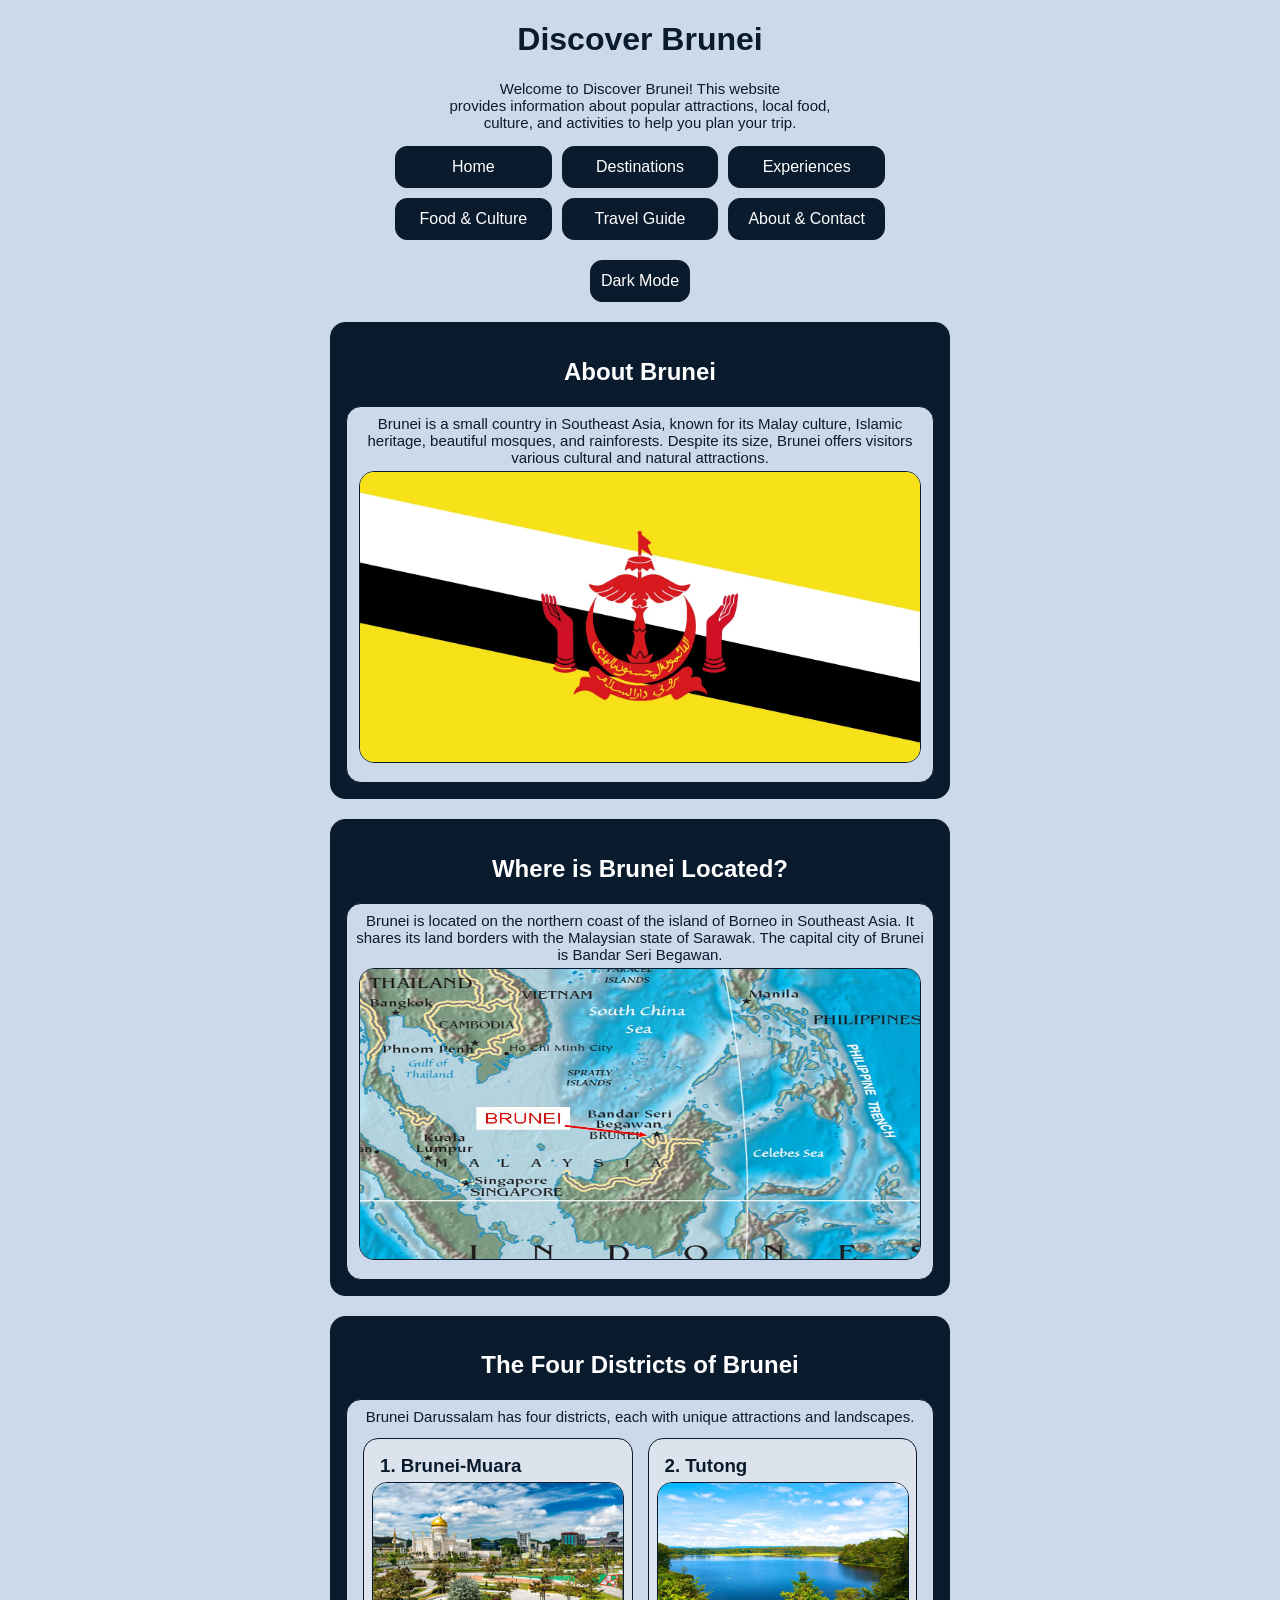
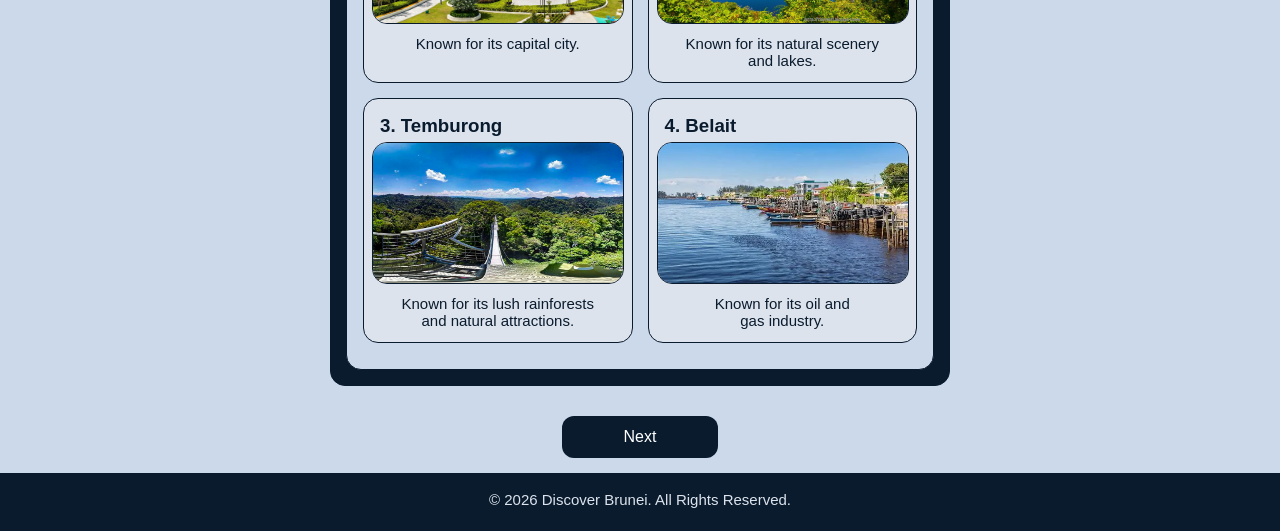
<file: index.html>
<!DOCTYPE html>
<html lang="en">
<head>
    <meta charset="UTF-8">
    <meta name="viewport" content="width=device-width, initial-scale=1.0">
    <link rel="stylesheet" href="style.css">
    <title>Discover Brunei</title>
</head>
<body>
    <header class="site-header">
        <h1>Discover Brunei</h1>
        <p>Welcome to Discover Brunei! This website<br>
            provides information about popular attractions, local food,<br>
            culture, and activities to help you plan your trip.</p>
    </header>
    <nav class="navbar">
        <div class="navlinks">
        <a href="index.html">Home</a>
        <a href="destinations.html">Destinations</a>
        <a href="experiences.html">Experiences</a>
        <a href="food&culture.html">Food & Culture</a>
        <a href="travelguide.html">Travel Guide</a>
        <a href="about&contact.html">About & Contact</a>
        </div>
    </nav>

    <main>
        <section id="aboutbrunei">
            <h2>About Brunei</h2>
            <div class="sens">
                <p>Brunei is a small country in Southeast Asia, known for 
                    its Malay culture, Islamic heritage, beautiful mosques, 
                    and rainforests. Despite its size, Brunei offers visitors 
                    various cultural and natural attractions.</p>
                <img src="Brunei%20Flag.webp" alt="Brunei Flag" class="big">
            </div>
        </section>

        <section id="located">
            <h2>Where is Brunei Located?</h2>
            <div class="sens">
                <p>Brunei is located on the northern coast of the island of Borneo
                in Southeast Asia. It shares its land borders with the Malaysian state
                of Sarawak. The capital city of Brunei is Bandar Seri Begawan.</p>
                <img src="Brunei%20Location.jpg" alt="Brunei Location" class="big">
            </div>
        </section>

        <section id="districts">
            <h2>The Four Districts of Brunei</h2>
            <div class="sens">
                <p>Brunei Darussalam has four districts, each with unique attractions and landscapes.</p>

                <div class="district-container">
                    <div class="district-box">
                        <h3>1. Brunei-Muara</h3>
                        <img src="BSB.webp" alt="Brunei-Muara" class="small">
                        <p>Known for its capital city.</p>
                    </div>

                    <div class="district-box">
                         <h3>2. Tutong</h3>
                        <img src="Tutong.jpg" alt="Tutong" class="small">
                        <p>Known for its natural scenery<br>and lakes.</p>
                    </div>

                    <div class="district-box">
                        <h3>3. Temburong</h3>
                        <img src="Temburong.jpg" alt="Temburong" class="small">
                        <p>Known for its lush rainforests<br>and natural attractions.</p>
                    </div>

                    <div class="district-box">
                        <h3>4. Belait</h3>
                        <img src="KB.webp" alt="Belait" class="small">
                        <p>Known for its oil and<br>gas industry.</p>
                    </div>
                </div>
            </div>
        </section>
        
        <a href="destinations.html" class="next-btn">Next</a>
    </main>

    <footer>
        <p>&copy; 2026 Discover Brunei. All Rights Reserved.</p>
    </footer>

    <script src="script.js"></script>
</body>
</html>
</file>
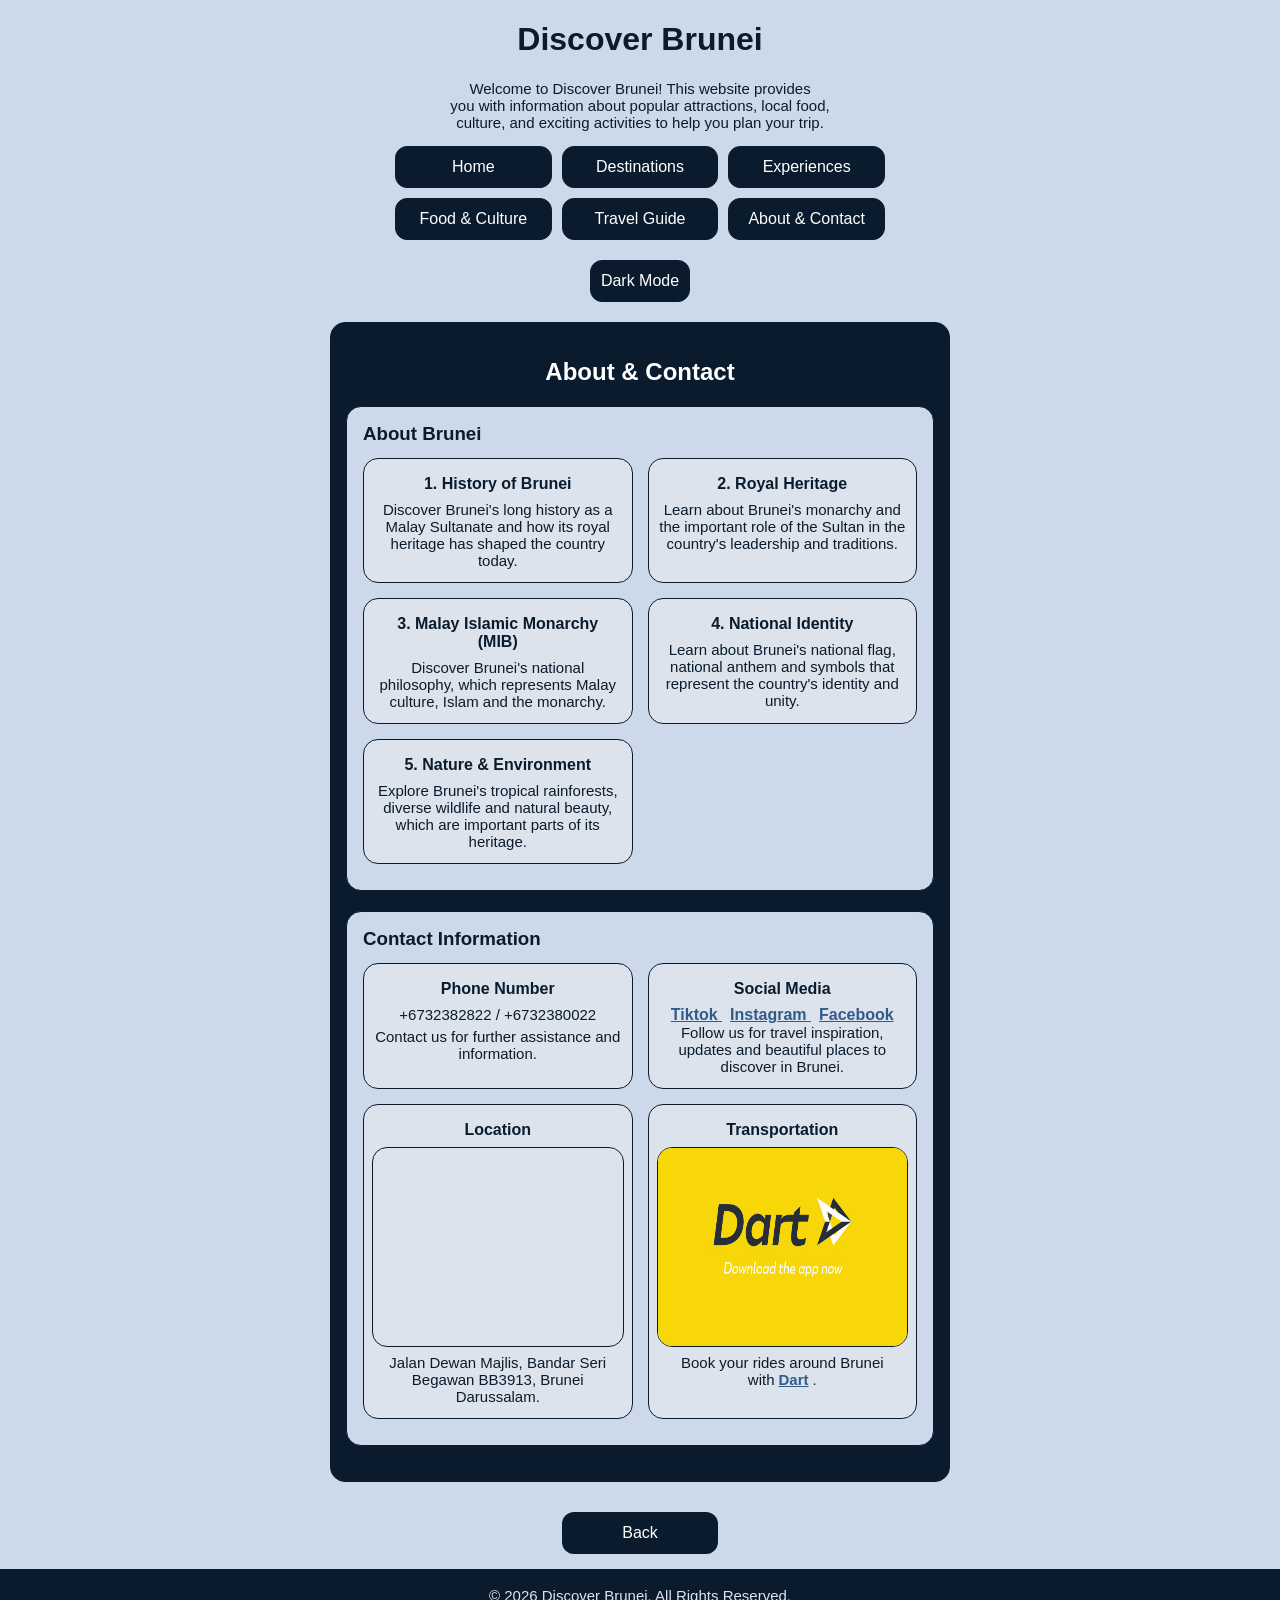
<file: about&contact.html>
<!DOCTYPE html>
<html lang="en">
<head>
    <meta charset="UTF-8">
    <meta name="viewport" content="width=device-width, initial-scale=1.0">
    <link rel="stylesheet" href="style.css">
    <title>Discover Brunei</title>
</head>
<body>
    <header class="site-header">
        <h1>Discover Brunei</h1>
        <p>Welcome to Discover Brunei! This website provides<br>you with information about popular
        attractions, local food,<br>culture, and exciting activities to help you plan your trip.</p>
    </header>
    <nav class="navbar">
        <div class="navlinks">
        <a href="index.html">Home</a>
        <a href="destinations.html">Destinations</a>
        <a href="experiences.html">Experiences</a>
        <a href="food&culture.html">Food & Culture</a>
        <a href="travelguide.html">Travel Guide</a>
        <a href="about&contact.html">About & Contact</a>
        </div>
    </nav>
    <main>
        <section id="ac">
            <h2>About & Contact</h2>
            <div class="cover">
                <h3>About Brunei</h3>
                <div class="ac-container">
                    <div class="ac-box">
                        <h4>1. History of Brunei</h4>
                        <p>Discover Brunei's long history as a Malay Sultanate and
                            how its royal heritage has shaped the country today.</p>
                    </div>

                    <div class="ac-box">
                        <h4>2. Royal Heritage</h4>
                        <p>Learn about Brunei's monarchy and the important role of 
                            the Sultan in the country's leadership and traditions.</p>
                    </div>

                    <div class="ac-box">
                        <h4>3. Malay Islamic Monarchy (MIB)</h4>
                        <p>Discover Brunei's national philosophy, which represents Malay
                            culture, Islam and the monarchy.</p>
                    </div>

                    <div class="ac-box">
                        <h4>4. National Identity</h4>
                        <p>Learn about Brunei's national flag, national anthem and 
                            symbols that represent the country's identity and unity.</p>
                    </div>

                    <div class="ac-box">
                        <h4>5. Nature & Environment</h4>
                        <p>Explore Brunei's tropical rainforests, diverse wildlife and 
                            natural beauty, which are important parts of its heritage.</p>
                    </div>
                </div>
            </div>

            <div class="cover">
            <h3>Contact Information</h3>
                <div class="ac-container">
                    <div class="ac-box">
                        <h4>Phone Number</h4>
                        <p>+6732382822 / +6732380022</p>
                        <p>Contact us for further assistance and information.</p>
                    </div>

                    <div class="ac-box">
                        <h4>Social Media</h4>
                        <a href="https://www.tiktok.com/@bruneitourism?is_from_webapp=1&sender_device=pc">
                            Tiktok
                        </a>
                        <a href="https://www.instagram.com/info.bruneitourism?utm_source=ig_web_button_share_sheet&psln=ZDNlZDc0MzIxNw==" target="_blank">
                            Instagram
                        </a>
                        <a href="https://www.facebook.com/BruneiTourismOfficial/">
                            Facebook
                        </a>
                        <p>Follow us for travel inspiration, updates and beautiful places to discover in Brunei.</p>
                    </div>

                    <div class="ac-box">
                        <h4>Location</h4>
                        <iframe src="https://www.google.com/maps/embed?pb=!1m18!1m12!1m3!1d3975.1223662622187!2d114.94158282398391!3d4.91918730000001!2m3!1f0!2f0!3f0!3m2!1i1024!2i768!4f13.1!3m3!1m2!1s0x3222f51ebf1fda1f%3A0x340a37b8029f929d!2sMinistry%20of%20Primary%20Resources%20%26%20Tourism!5e0!3m2!1sen!2sbn!4v1793869012084!5m2!1sen!2sbn" 
                        allowfullscreen="" loading="lazy" referrerpolicy="strict-origin-when-cross-origin"></iframe>
                        <p>Jalan Dewan Majlis, Bandar Seri Begawan BB3913, Brunei Darussalam.</p>
                    </div>

                    <div class="ac-box">
                        <h4>Transportation</h4>
                        <img src="dart.jpg" alt="Dart" class="dartbrunei">
                        <p>Book your rides around Brunei with<a href="https://www.dartbrunei.com/">Dart</a>.</p>
                    </div>
                </div>
            </div>   
        </section>
    </main>

    <a href="travelguide.html" class="back-btn">Back</a>

                
    <footer>
        <p>&copy; 2026 Discover Brunei. All Rights Reserved.</p>
    </footer>

    <script src="script.js"></script>
</body>
</html>
</file>
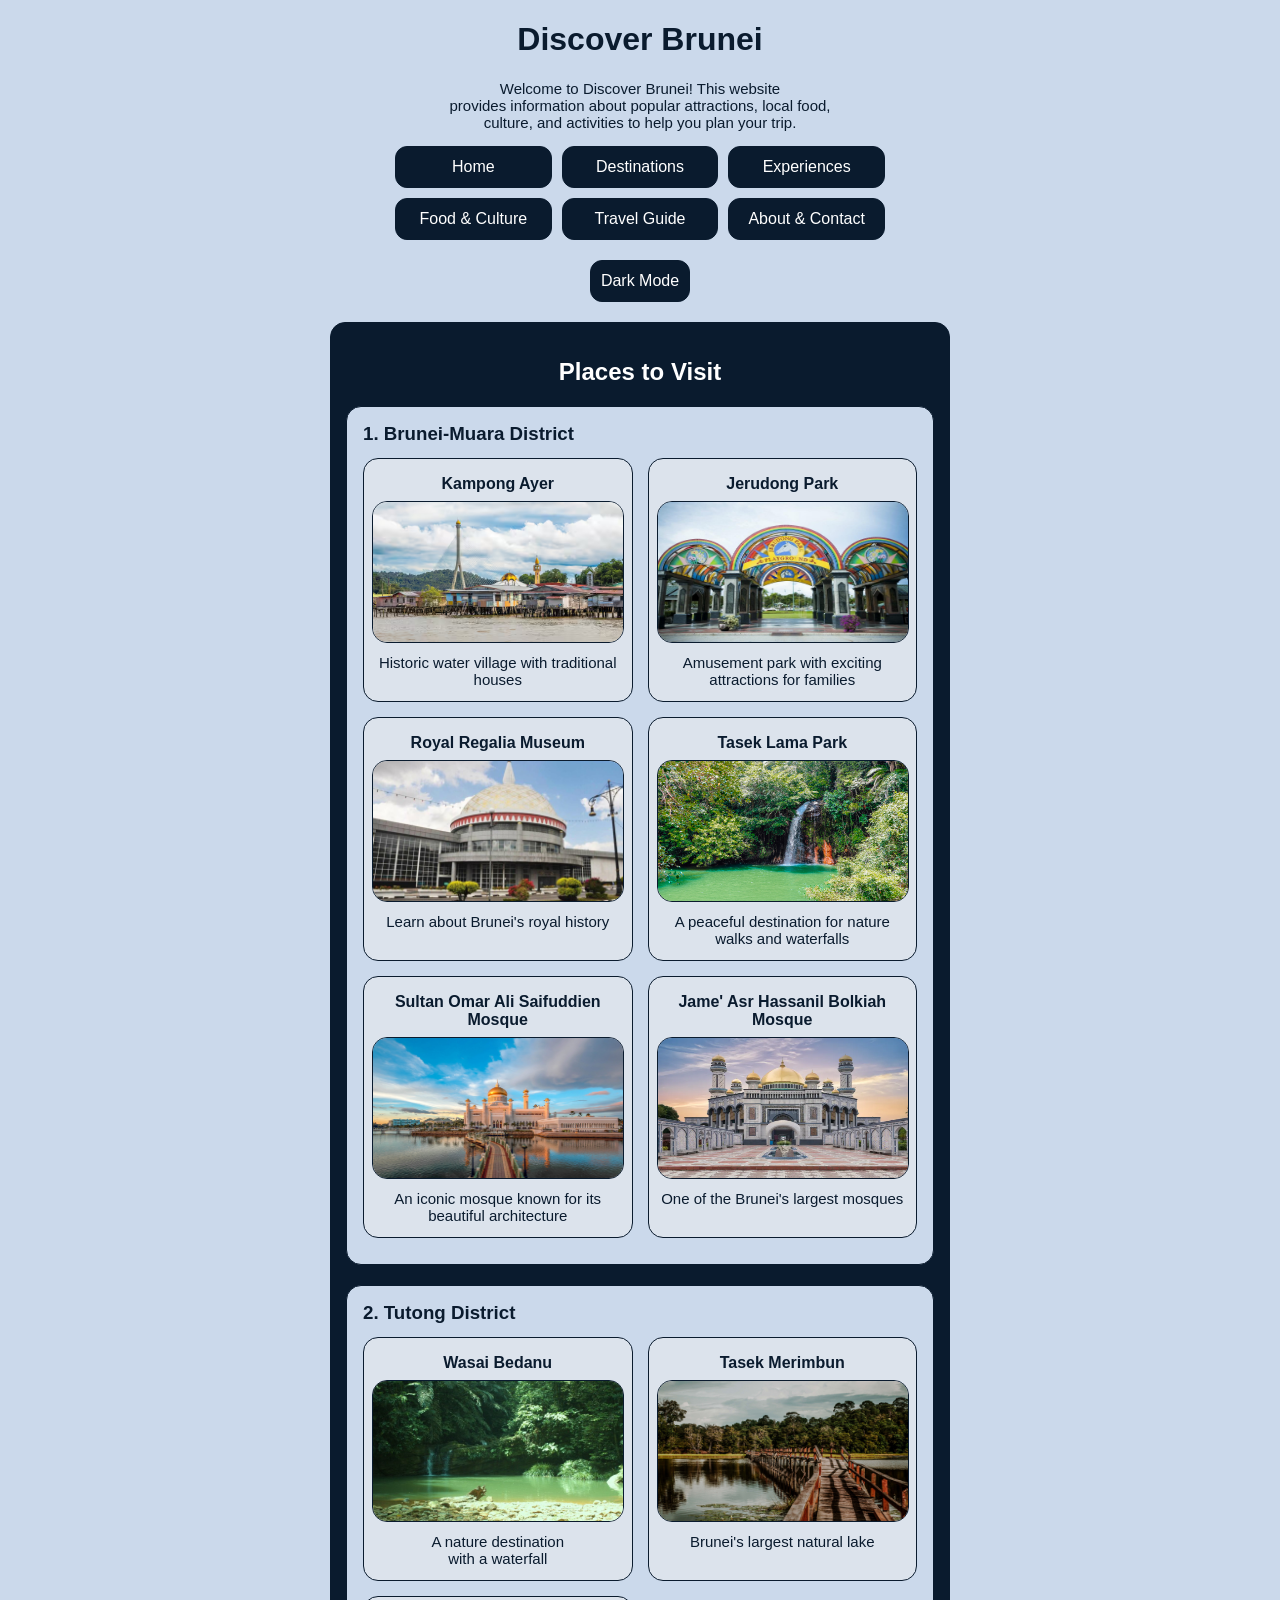
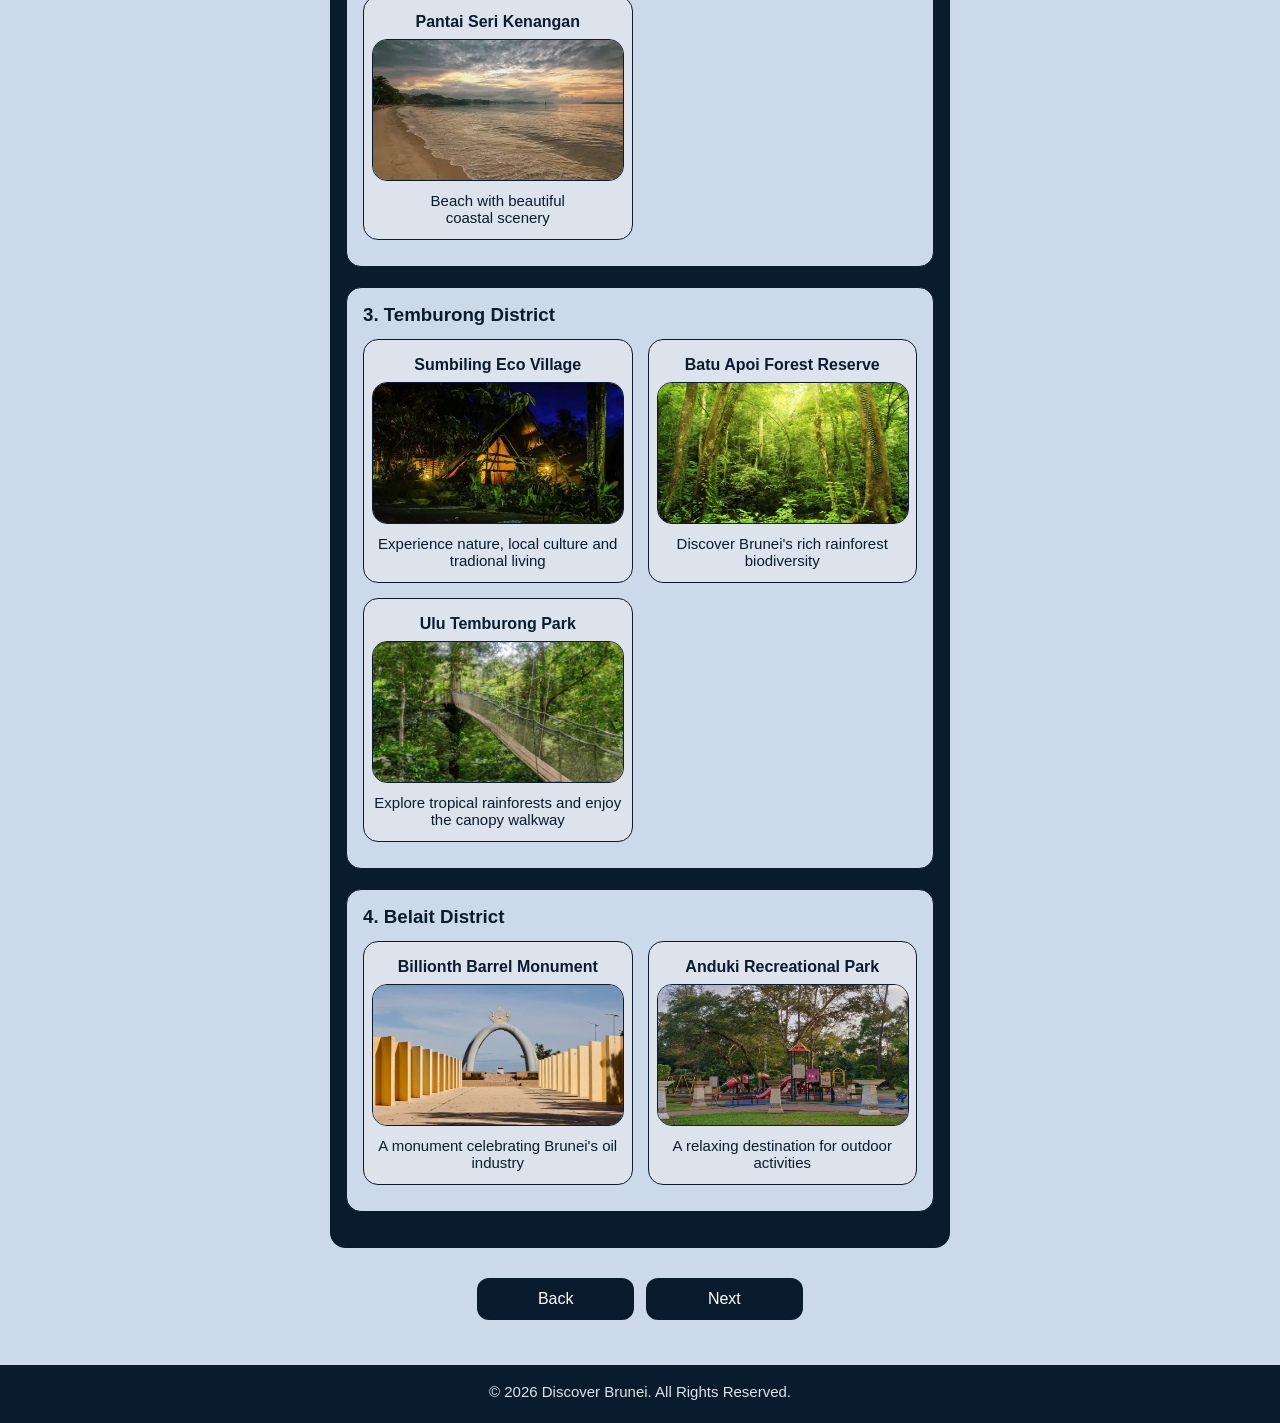
<file: destinations.html>
<!DOCTYPE html>
<html lang="en">
<head>
    <meta charset="UTF-8">
    <meta name="viewport" content="width=device-width, initial-scale=1.0">
    <link rel="stylesheet" href="style.css">
    <title>Discover Brunei</title>
</head>
<body>
    <header class="site-header">
        <h1>Discover Brunei</h1>
        <p>Welcome to Discover Brunei! This website<br>
            provides information about popular attractions, local food,<br>
            culture, and activities to help you plan your trip.</p>
    </header>
    <nav class="navbar">
        <div class="navlinks">
        <a href="index.html">Home</a>
        <a href="destinations.html">Destinations</a>
        <a href="experiences.html">Experiences</a>
        <a href="food&culture.html">Food & Culture</a>
        <a href="travelguide.html">Travel Guide</a>
        <a href="about&contact.html">About & Contact</a>
        </div>
    </nav>

    <main>
        <section id="destinations">
            <h2>Places to Visit</h2>
            <div class="cover">
                <h3>1. Brunei-Muara District</h3>
                <div class="place-container">

                    <div class="place-box">
                        <h4>Kampong Ayer</h4>
                        <img src="Kampong%20Ayer.avif" alt="Kampong Ayer" class="small">
                        <p>Historic water village with traditional houses</p>
                    </div>

                    <div class="place-box">
                        <h4>Jerudong Park</h4>
                        <img src="JP.jpg" alt="Jerudong Park" class="small">
                        <p>Amusement park with exciting attractions for families</p>
                    </div>

                    <div class="place-box">
                        <h4>Royal Regalia Museum</h4>
                        <img src="Royal%20Regalia.jpg" alt="Royal Regalia Museum" class="small">
                        <p>Learn about Brunei's royal history</p>
                    </div>


                    <div class="place-box">
                        <h4>Tasek Lama Park</h4>
                        <img src="Tasek%20Lama.png" alt="Tasek Lama Recreational Park" class="small">
                        <p>A peaceful destination for nature walks and waterfalls</p>
                    </div>

                    <div class="place-box">
                        <h4>Sultan Omar Ali Saifuddien Mosque</h4>
                        <img src="Masjid%20SOAS.jpg" alt="Sultan Omar Ali Saifuddien" class="small">
                        <p>An iconic mosque known for its beautiful architecture</p>
                    </div>
                
                    <div class="place-box">
                        <h4>Jame' Asr Hassanil Bolkiah Mosque</h4>
                        <img src="Jame'%20Asr.webp"  alt="Jame' Asr Hassanil Bolkiah Mosque" class="small">
                        <p>One of the Brunei's largest mosques</p>
                    </div>
                
                </div>
            </div>

            <div class="cover">
            <h3>2. Tutong District</h3>
                <div class="place-container">
                    <div class="place-box">
                        <h4>Wasai Bedanu</h4>
                        <img src="Wasai%20Bedanu.jpg" alt="Wasai Bedanu" class="small">
                        <p>A nature destination<br>with a waterfall</p>
                    </div>

                    <div class="place-box">
                        <h4>Tasek Merimbun</h4>
                        <img src="Tasek%20Merimbun2.jpg" alt="Tasek Merimbun" class="small">
                        <p>Brunei's largest natural lake</p>
                    </div>

                     <div class="place-box">
                        <h4>Pantai Seri Kenangan</h4>
                        <img src="PSK.webp" alt="Pantai Seri Kenangan" class="small">
                        <p>Beach with beautiful<br>coastal scenery</p>
                    </div>
                </div>
            </div>

            <div class="cover">
            <h3>3. Temburong District</h3>
                <div class="place-container">
                    <div class="place-box">
                        <h4>Sumbiling Eco Village</h4>
                        <img src="Sumbiling%20Eco.webp" alt="Sumbiling Eco Village" class="small">
                        <p>Experience nature, local culture and tradional living</p>
                    </div>

                    <div class="place-box">
                        <h4>Batu Apoi Forest Reserve</h4>
                        <img src="Batu%20Apoi.webp" alt="Batu Apoi Forest Reserve" class="small">
                        <p>Discover Brunei's rich rainforest biodiversity</p>
                    </div>

                    <div class="place-box">
                        <h4>Ulu Temburong Park</h4>
                        <img src="Ulu2.jpg" alt="Ulu National Park" class="small">
                        <p>Explore tropical rainforests and enjoy the canopy walkway</p>
                    </div>
                </div>
            </div>

            <div class="cover">
            <h3>4. Belait District</h3>
                <div class="place-container">
                    <div class="place-box">
                        <h4>Billionth Barrel Monument</h4>
                        <img src="BBM.jpg" alt="Billionth Barrel Monument" class="small">
                        <p>A monument celebrating Brunei's oil industry</p>
                    </div>
                    <div class="place-box">
                        <h4>Anduki Recreational Park</h4>
                        <img src="An2.jpg" alt="Anduki Recreational Park" class="small">
                        <p>A relaxing destination for outdoor activities</p>
                    </div>
                </div>
            </div>
        </section>

        <div class="button-container">
            <a href="index.html" class="back-btn">Back</a>
            <a href="experiences.html" class="next-btn">Next</a>
        </div>
    </main>

    <footer>
        <p>&copy; 2026 Discover Brunei. All Rights Reserved.</p>
    </footer>

    <script src="script.js"></script>
</body>
</html>
</file>
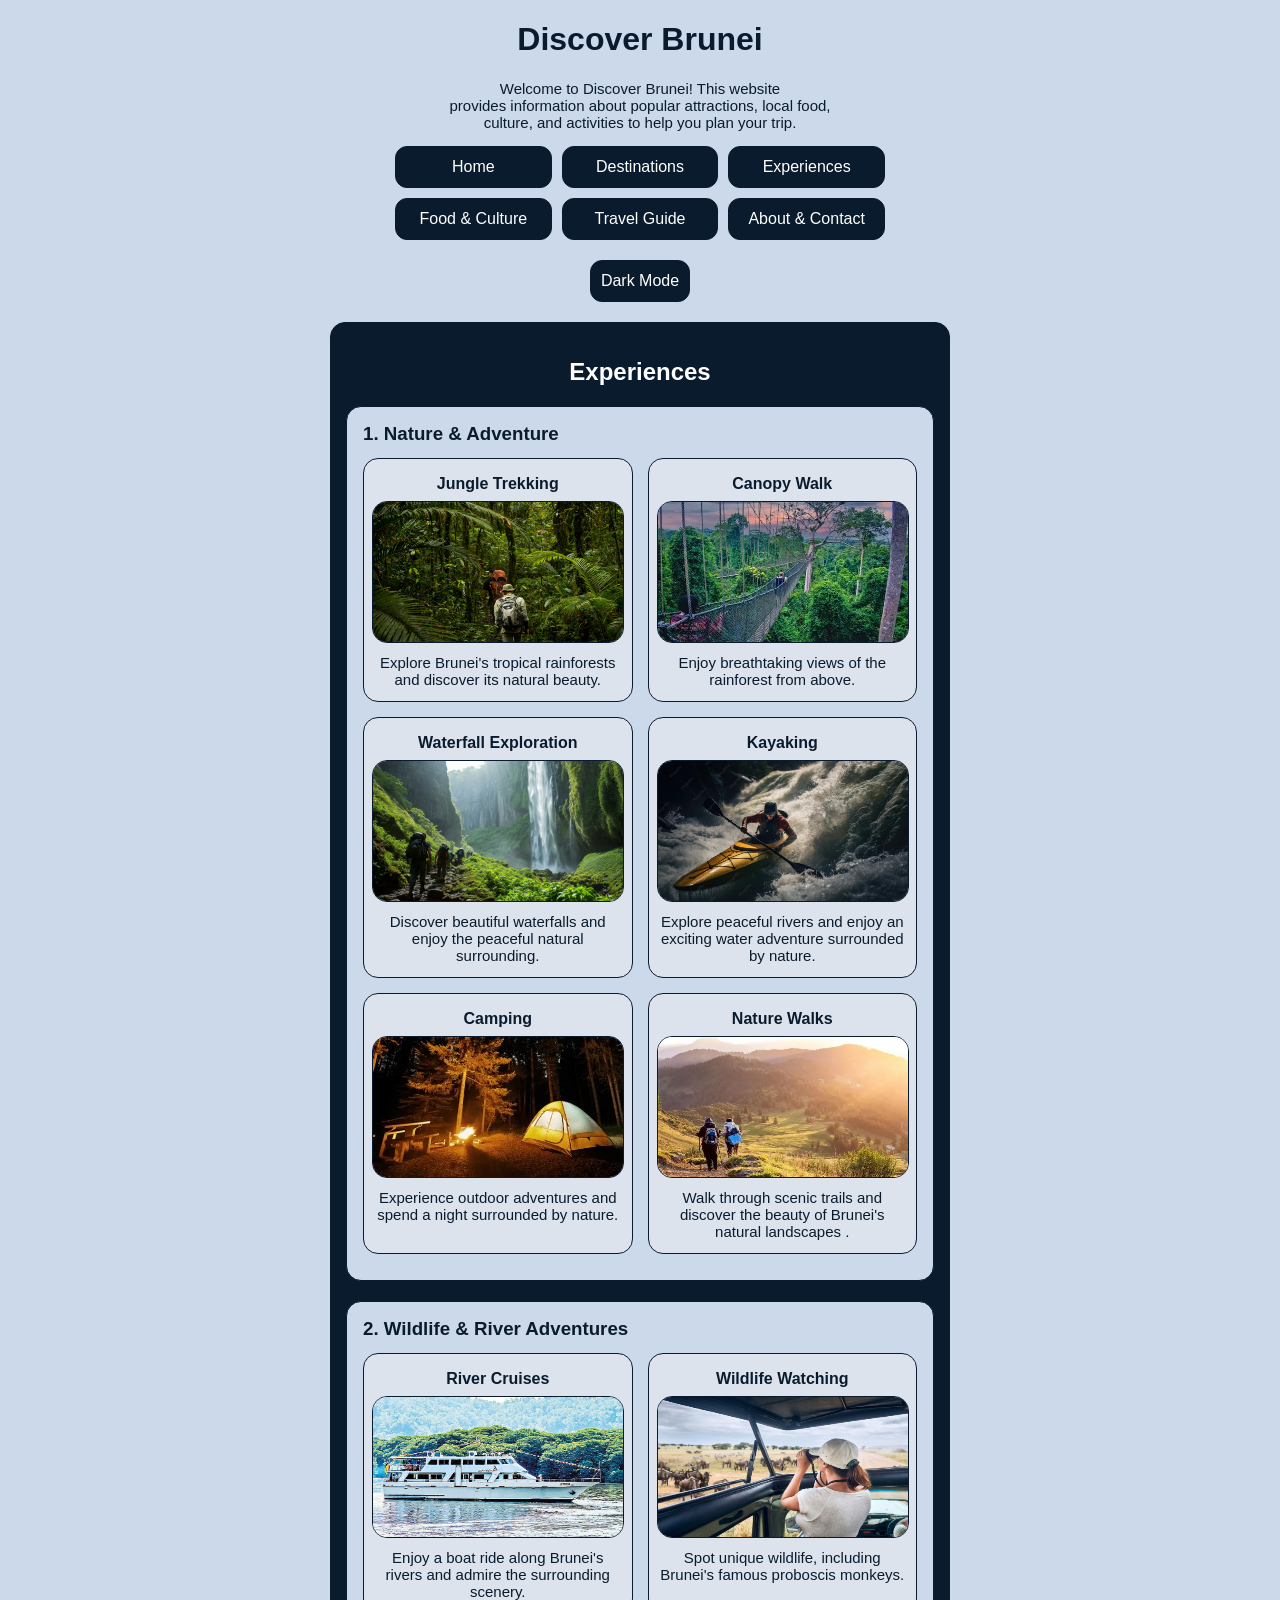
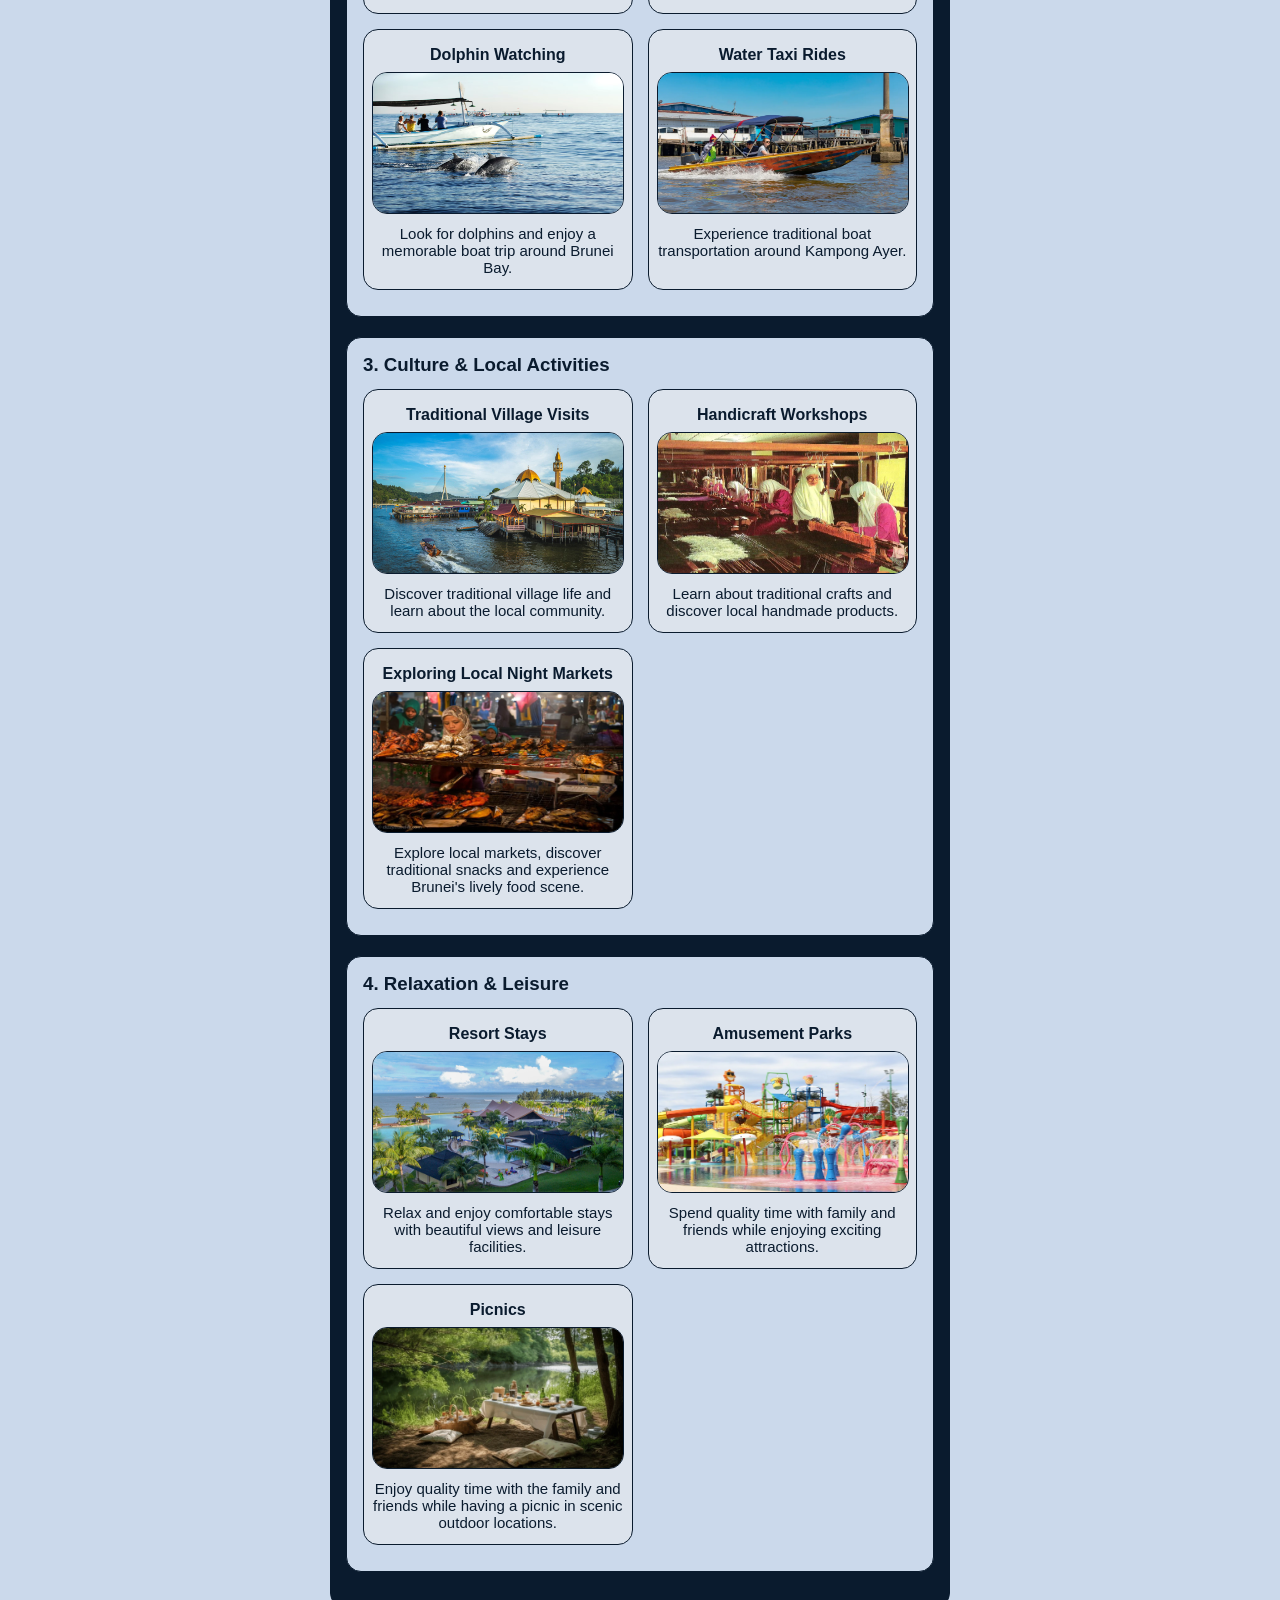
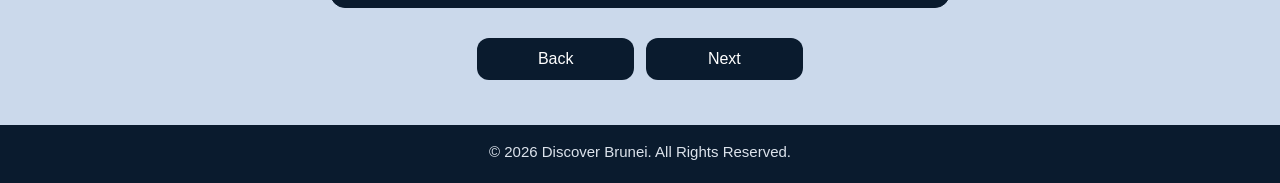
<file: experiences.html>
<!DOCTYPE html>
<html lang="en">
<head>
    <meta charset="UTF-8">
    <meta name="viewport" content="width=device-width, initial-scale=1.0">
    <link rel="stylesheet" href="style.css">
    <title>Discover Brunei</title>
</head>
<body>
    <header class="site-header">
        <h1>Discover Brunei</h1>
        <p>Welcome to Discover Brunei! This website<br>
            provides information about popular attractions, local food,<br>
            culture, and activities to help you plan your trip.</p>
    </header>
    <nav class="navbar">
        <div class="navlinks">
        <a href="index.html">Home</a>
        <a href="destinations.html">Destinations</a>
        <a href="experiences.html">Experiences</a>
        <a href="food&culture.html">Food & Culture</a>
        <a href="travelguide.html">Travel Guide</a>
        <a href="about&contact.html">About & Contact</a>
        </div>
    </nav>

    <main>
        <section>
            <h2>Experiences</h2>
            <div class="cover">
            <h3>1. Nature & Adventure</h3>
                <div class="experience-container">
                    <div class="experience-box">
                        <h4>Jungle Trekking</h4>
                        <img src="Jungle%20Trekking.jpg" alt="Jungle Trekking" class="small">
                        <p>Explore Brunei's tropical rainforests and discover its natural beauty.</p>
                    </div>

                    <div class="experience-box">
                        <h4>Canopy Walk</h4>
                        <img src="Canopy%20Walk.webp" alt="Canopy Walk" class="small">
                        <p>Enjoy breathtaking views of the rainforest from above.</p>
                    </div>

                    <div class="experience-box">
                        <h4>Waterfall Exploration</h4>
                        <img src="Waterfall.jpg" alt="Waterfall Exploration" class="small">
                        <p>Discover beautiful waterfalls and enjoy the peaceful natural surrounding.</p>
                    </div>

                    <div class="experience-box">
                        <h4>Kayaking</h4>
                        <img src="Kayaking.avif" alt="Kayaking" class="small">
                        <p>Explore peaceful rivers and enjoy an exciting water adventure surrounded by nature.</p>
                    </div>

                    <div class="experience-box">
                        <h4>Camping</h4>
                        <img src="Camp.webp" alt="Camping" class="small">
                        <p>Experience outdoor adventures and spend a night surrounded by nature.</p>
                    </div>

                    <div class="experience-box">
                        <h4>Nature Walks</h4>
                        <img src="Hiking.webp" alt="Nature Walks" class="small">
                        <p>Walk through scenic trails and discover the beauty of Brunei's natural landscapes .</p>
                    </div>
                </div>
            </div>

            <div class="cover">
            <h3>2. Wildlife & River Adventures</h3>
                <div class="experience-container">
                <div class="experience-box">
                    <h4>River Cruises</h4>
                    <img src="Cruise.jpg" alt="River Cruises" class="small">
                    <p>Enjoy a boat ride along Brunei's rivers and admire the surrounding scenery.</p>
                </div>

                <div class="experience-box">
                    <h4>Wildlife Watching</h4> 
                    <img src="Wildlife.jpg" alt="Wildlife Watching" class="small">
                    <p>Spot unique wildlife, including Brunei's famous proboscis monkeys.</p>
                </div>

                <div class="experience-box">
                    <h4>Dolphin Watching</h4>
                    <img src="Dolphin.avif" alt="Dolphin Watching" class="small">
                    <p>Look for dolphins and enjoy a memorable boat trip around Brunei Bay.</p>
                </div>

                <div class="experience-box">
                    <h4>Water Taxi Rides</h4>
                    <img src="Water%20Taxi.webp" alt="Water Taxi Rides" class="small">
                    <p>Experience traditional boat transportation around Kampong Ayer.</p>
                </div>
                </div>
            </div>    

            <div class="cover">
            <h3>3. Culture & Local Activities</h3>
                <div class="experience-container">
                <div class="experience-box">
                    <h4>Traditional Village Visits</h4>
                    <img src="Village%20Visit.jpg" alt="Traditional Village" class="small">
                    <p>Discover traditional village life and learn about the local community.</p>
                </div>

                <div class="experience-box">
                    <h4>Handicraft Workshops</h4>
                    <img src="Handi.jpg" alt="Handicraft" class="small">
                    <p>Learn about traditional crafts and discover local handmade products.</p>
                </div>

                <div class="experience-box">
                    <h4>Exploring Local Night Markets</h4>
                    <img src="Night%20Market.webp" alt="Night Market" class="small">
                    <p>Explore local markets, discover traditional snacks and experience Brunei's lively food scene.</p>
                </div>
                </div>
            </div>

            <div class="cover">
            <h3>4. Relaxation & Leisure</h3>
                <div class="experience-container">

                <div class="experience-box">
                    <h4>Resort Stays</h4>
                    <img src="Getways.jpg" alt="Resort" class="small">
                    <p>Relax and enjoy comfortable stays with beautiful views and leisure facilities.</p>
                </div>

                <div class="experience-box">
                    <h4>Amusement Parks</h4>
                    <img src="Amusement.webp" alt="Amusement Parks" class="small">
                    <p>Spend quality time with family and friends while enjoying exciting attractions.</p>
                </div>

                <div class="experience-box">
                    <h4>Picnics</h4>
                    <img src="Pic3.webp" alt="Picnics" class="small">
                    <p>Enjoy quality time with the family and friends while having a picnic in scenic outdoor locations.</p>
                </div>
                </div>
            </div>    
        </section>

        <div class="button-container">
            <a href="destinations.html" class="back-btn">Back</a>
            <a href="food&culture.html" class="next-btn">Next</a>
        </div>
    </main>
    
    <footer>
        <p>&copy; 2026 Discover Brunei. All Rights Reserved.</p>
    </footer>

    <script src="script.js"></script>
</body>
</html>
</file>
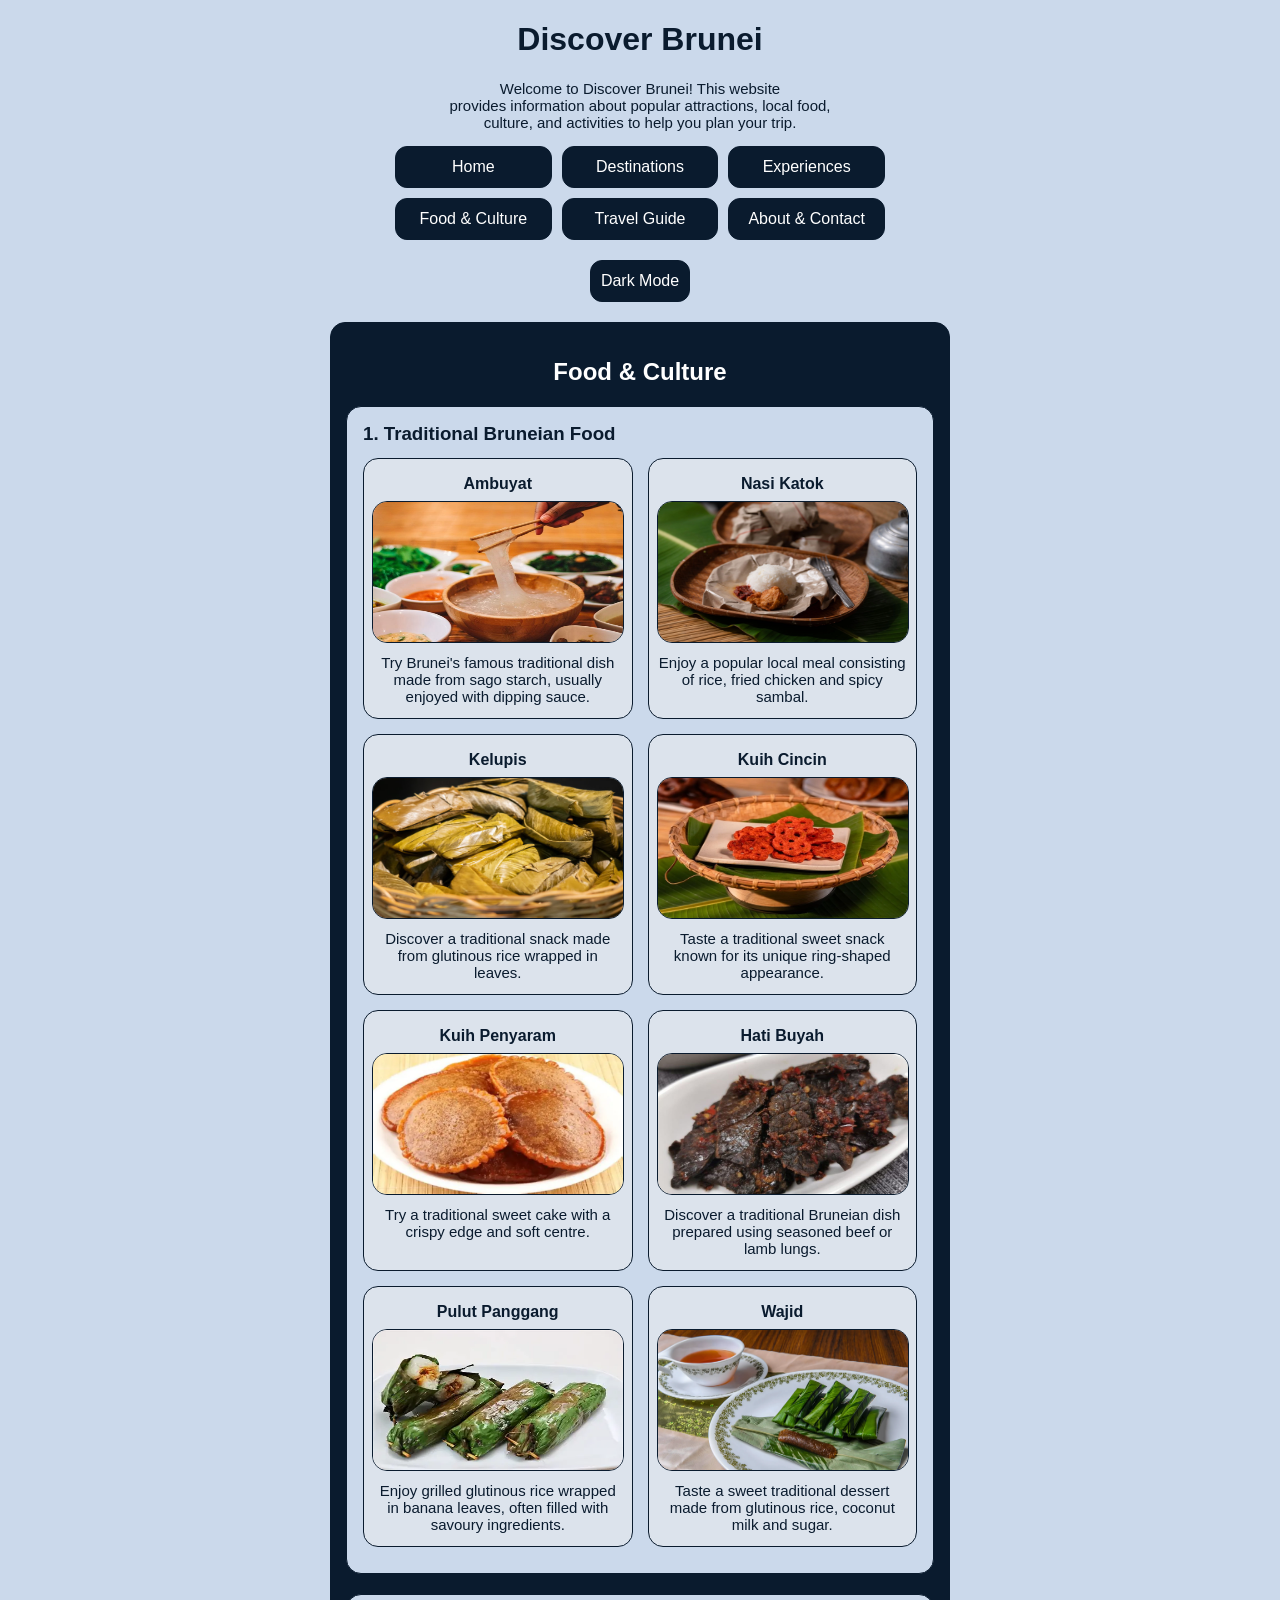
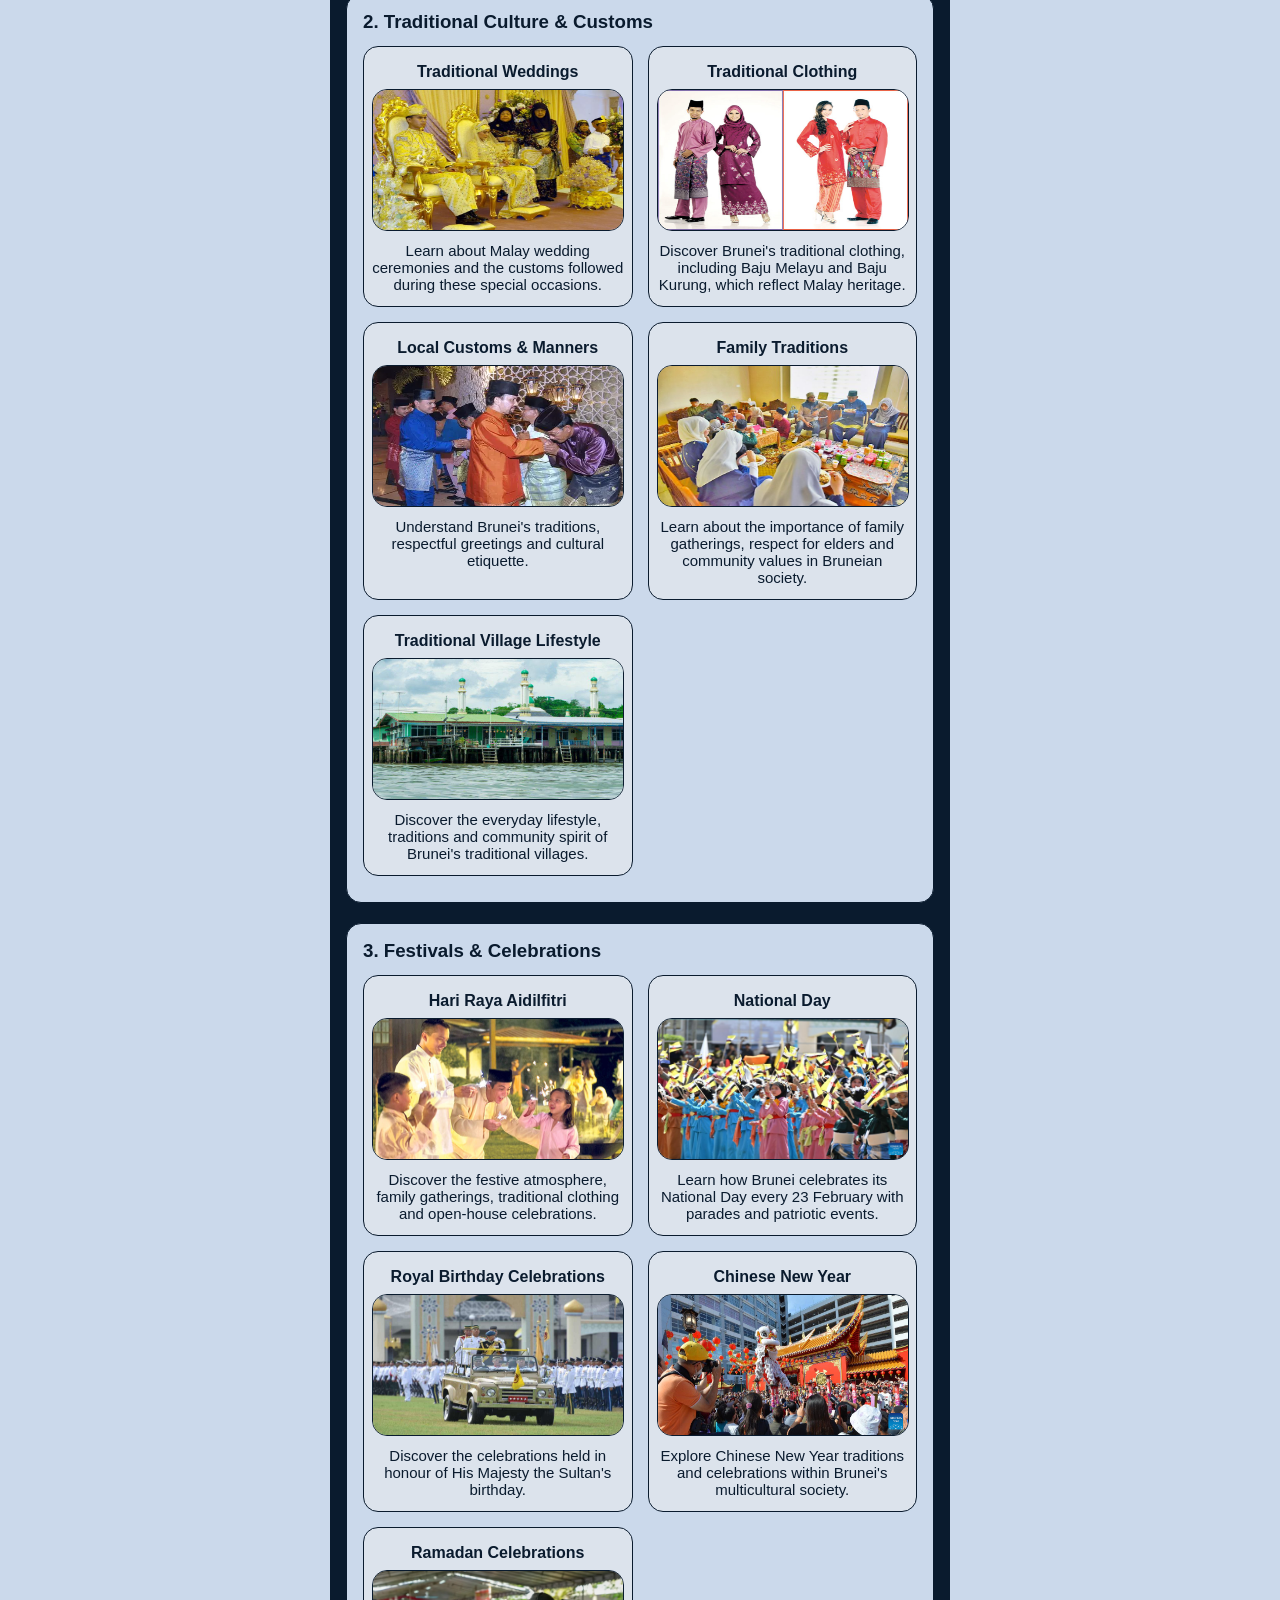
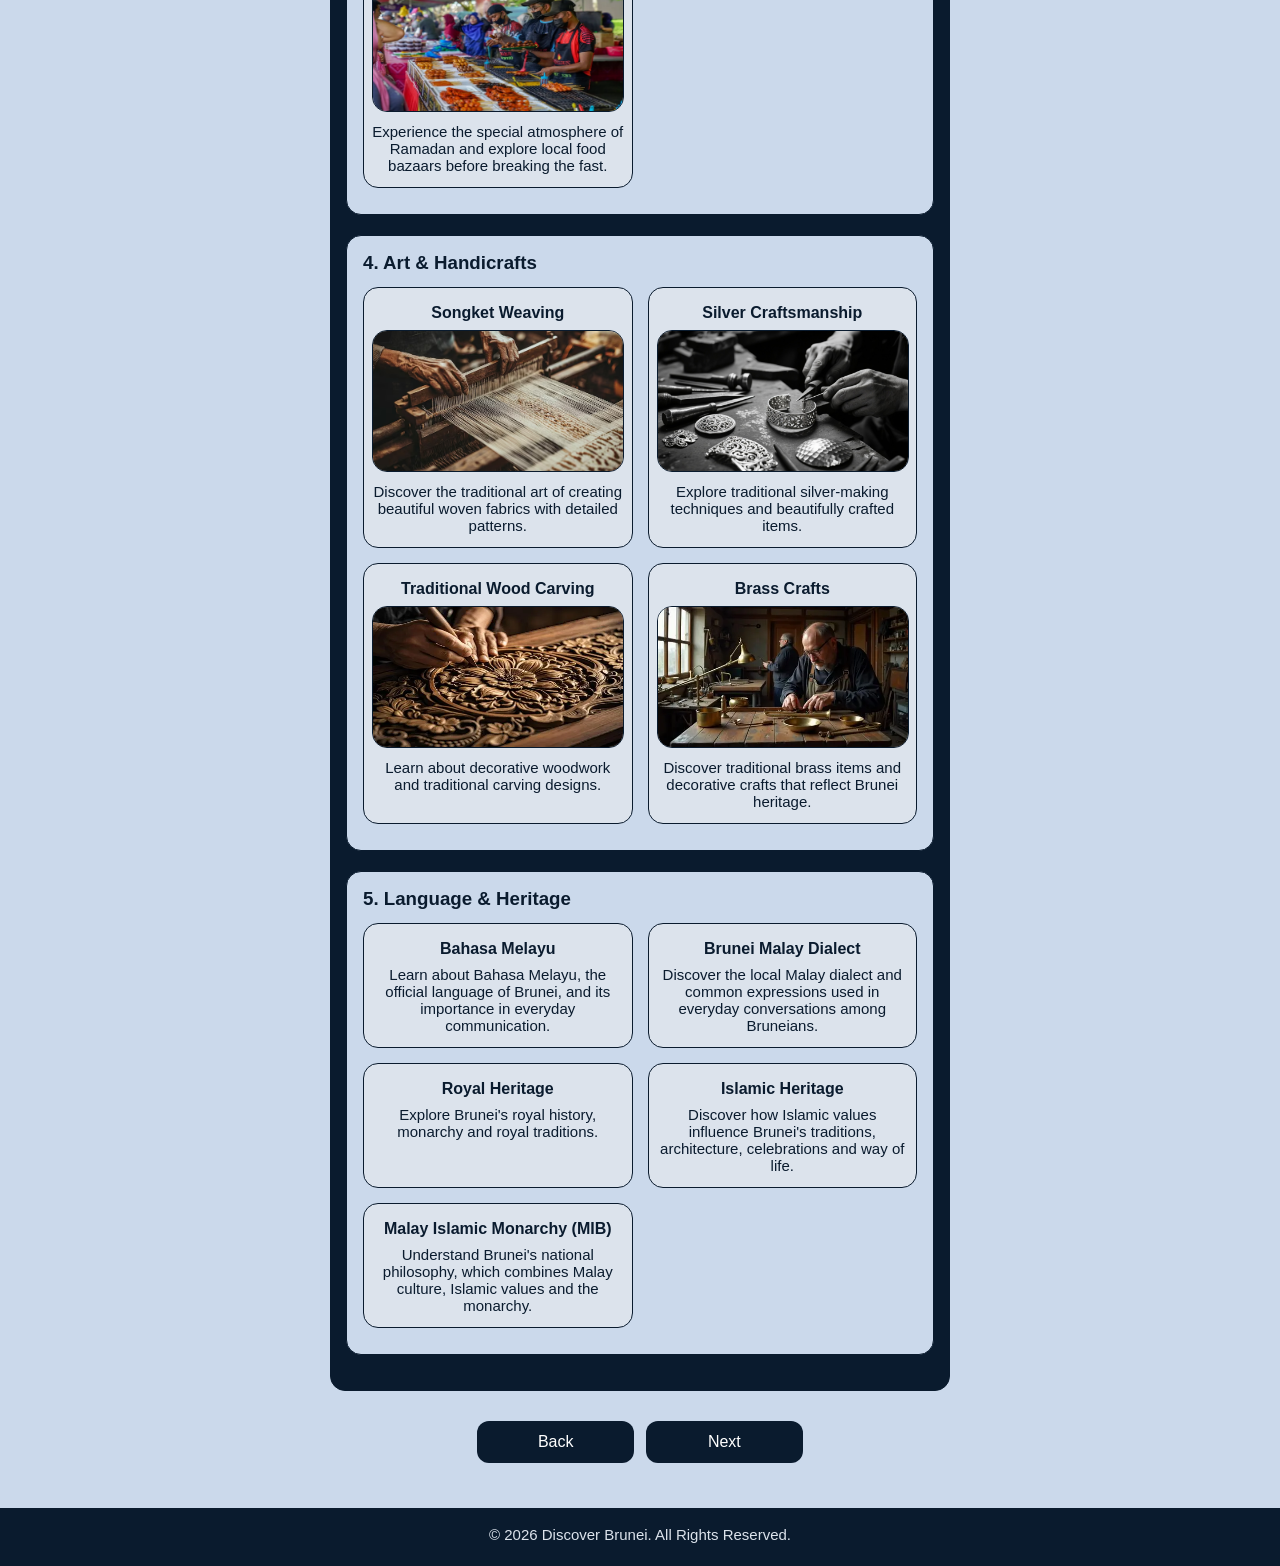
<file: food&culture.html>
<!DOCTYPE html>
<html lang="en">
<head>
    <meta charset="UTF-8">
    <meta name="viewport" content="width=device-width, initial-scale=1.0">
    <link rel="stylesheet" href="style.css">
    <title>Discover Brunei</title>
</head>
<body>
    <header class="site-header">
        <h1>Discover Brunei</h1>
        <p>Welcome to Discover Brunei! This website<br>
            provides information about popular attractions, local food,<br>
            culture, and activities to help you plan your trip.</p>
    </header>
    <nav class="navbar">
        <div class="navlinks">
        <a href="index.html">Home</a>
        <a href="destinations.html">Destinations</a>
        <a href="experiences.html">Experiences</a>
        <a href="food&culture.html">Food & Culture</a>
        <a href="travelguide.html">Travel Guide</a>
        <a href="about&contact.html">About & Contact</a>
        </div>
    </nav>

    <main>
        <section id="fc">
            <h2>Food & Culture</h2>
            <div class="cover">
                <h3>1. Traditional Bruneian Food</h3>
                <div class="fc-container">
                    <div class="fc-box">
                        <h4>Ambuyat</h4>
                        <img src="Ambuyat.jpg" alt="Ambuyat" class="small">
                        <p>Try Brunei's famous traditional dish made from sago starch, usually enjoyed with dipping sauce.</p>
                    </div>

                    <div class="fc-box">
                        <h4>Nasi Katok</h4>
                        <img src="Nasi%20Katok.webp" alt="Nasi Katok" class="small">
                        <p>Enjoy a popular local meal consisting of rice, fried chicken and spicy sambal.</p>
                    </div>

                     <div class="fc-box">
                        <h4>Kelupis</h4>
                        <img src="Kelupis.jpg" alt="Kelupis" class="small">
                        <p>Discover a traditional snack made from glutinous rice wrapped in leaves.</p>
                    </div>

                    <div class="fc-box">
                        <h4>Kuih Cincin</h4>
                        <img src="Kuih%20Cincin.webp" alt="Kuih Cincin" class="small">
                        <p>Taste a traditional sweet snack known for its unique ring-shaped appearance.</p>
                    </div>

                    <div class="fc-box">
                        <h4>Kuih Penyaram</h4>
                        <img src="Penyaram.webp" alt="Kuih Penyaram" class="small">
                        <p>Try a traditional sweet cake with a crispy edge and soft centre.</p>
                    </div>

                    <div class="fc-box">
                        <h4>Hati Buyah</h4>
                        <img src="Hati%20Buyah.jpg" alt="Hati Buyah" class="small">
                        <p>Discover a traditional Bruneian dish prepared using seasoned beef or lamb lungs.</p>
                    </div>

                    <div class="fc-box">
                        <h4>Pulut Panggang</h4>
                        <img src="Pulut%20Panggang.webp" alt="Pulut Panggang" class="small">
                        <p>Enjoy grilled glutinous rice wrapped in banana leaves, often filled with savoury ingredients.</p>
                    </div>

                    <div class="fc-box">
                        <h4>Wajid</h4>
                        <img src="Wajid.webp" alt="Wajid" class="small">
                        <p>Taste a sweet traditional dessert made from glutinous rice, coconut milk and sugar.</p>
                    </div>
                </div>
            </div>

            <div class="cover">
                <h3>2. Traditional Culture & Customs</h3>
                <div class="fc-container">
                    <div class="fc-box">
                        <h4>Traditional Weddings</h4>
                        <img src="Majlis%20Berbedak.jpg" alt="Traditional Weddings" class="small">
                        <p>Learn about Malay wedding ceremonies and the customs followed during these special occasions.</p>
                    </div>

                    <div class="fc-box">
                        <h4>Traditional Clothing</h4>
                        <img src="Baju%20Brunei.jpg" alt="Traditional Clothing" class="small">
                        <p>Discover Brunei's traditional clothing, including Baju Melayu and Baju Kurung, which reflect Malay heritage.</p>
                    </div>

                    <div class="fc-box">
                        <h4>Local Customs & Manners</h4>
                        <img src="Local%20Customs.webp" alt="Local Customs & Manners" class="small">
                        <p>Understand Brunei's traditions, respectful greetings and cultural etiquette.</p>
                    </div>

                    <div class="fc-box">
                        <h4>Family Traditions</h4>
                        <img src="Gathering.jpg" alt="Family Traditions" class="small">
                        <p>Learn about the importance of family gatherings, respect for elders and community values in Bruneian society.</p>
                    </div>

                    <div class="fc-box">
                        <h4>Traditional Village Lifestyle</h4>
                        <img src="Vil.jpg" alt="Traditional Village Lifestyle" class="small">
                        <p>Discover the everyday lifestyle, traditions and community spirit of Brunei's traditional villages.</p>
                    </div>

                </div>
            </div>

            <div class="cover">
                <h3>3. Festivals & Celebrations</h3>
                <div class="fc-container">
                    <div class="fc-box">
                        <h4>Hari Raya Aidilfitri</h4>
                         <img src="Raya.jpg" alt="Hari Raya Aidilfitri" class="small">
                        <p>Discover the festive atmosphere, family gatherings, traditional clothing and open-house celebrations.</p>
                    </div>

                    <div class="fc-box">
                        <h4>National Day</h4>
                        <img src="National%20Day.jpg" alt="National Day" class="small">
                        <p>Learn how Brunei celebrates its National Day every 23 February with parades and patriotic events.</p>
                    </div>

                    <div class="fc-box">
                        <h4>Royal Birthday Celebrations</h4>
                         <img src="Sultan%20Bday.jpg" alt="Royal Birthday Celebrations" class="small">
                        <p>Discover the celebrations held in honour of His Majesty the Sultan's birthday.</p>
                    </div>

                    <div class="fc-box">
                        <h4>Chinese New Year</h4>
                         <img src="CNY.jpg" alt="Chinese New Year" class="small">
                        <p>Explore Chinese New Year traditions and celebrations within Brunei's multicultural society.</p>
                    </div>

                    <div class="fc-box">
                        <h4>Ramadan Celebrations</h4>
                         <img src="Baazar.webp" alt="Ramadan Celebrations" class="small">
                        <p>Experience the special atmosphere of Ramadan and explore local food bazaars before breaking the fast.</p>
                    </div>
                </div>
            </div>

             <div class="cover">
                <h3>4. Art & Handicrafts</h3>
                <div class="fc-container">
                    <div class="fc-box">
                        <h4>Songket Weaving</h4>
                        <img src="Kain1.avif" alt="Songket Weaving" class="small">
                        <p>Discover the traditional art of creating beautiful woven fabrics with detailed patterns.</p>
                    </div>

                    <div class="fc-box">
                        <h4>Silver Craftsmanship</h4>
                        <img src="Sil.jpg" alt="Silver Craftsmanship" class="small">
                        <p>Explore traditional silver-making techniques and beautifully crafted items.</p>
                    </div>
                    
                    <div class="fc-box">
                        <h4>Traditional Wood Carving</h4>
                        <img src="Wood.webp" alt="Traditional Wood Carving" class="small">
                        <p>Learn about decorative woodwork and traditional carving designs.</p>
                    </div>

                    <div class="fc-box">
                        <h4>Brass Crafts</h4>
                        <img src="Brass.webp" alt="Brass Craft" class="small">
                        <p>Discover traditional brass items and decorative crafts that reflect Brunei heritage.</p>
                    </div>

                </div>
            </div>
            
            <div class="cover">
                <h3>5. Language & Heritage</h3>
                <div class="fc-container">
                    <div class="fc-box">
                        <h4>Bahasa Melayu</h4>
                        <p>Learn about Bahasa Melayu, the official language of Brunei, and its importance in everyday communication.</p>
                    </div>

                    <div class="fc-box">
                        <h4>Brunei Malay Dialect</h4>
                        <p>Discover the local Malay dialect and common expressions used in everyday conversations among Bruneians.</p>
                    </div>

                    <div class="fc-box">
                        <h4>Royal Heritage</h4>
                        <p>Explore Brunei's royal history, monarchy and royal traditions.</p>
                    </div>

                    <div class="fc-box">
                        <h4>Islamic Heritage</h4>
                        <p>Discover how Islamic values influence Brunei's traditions, architecture, celebrations and way of life.</p>
                    </div>

                    <div class="fc-box">
                        <h4>Malay Islamic Monarchy (MIB)</h4>
                        <p>Understand Brunei's national philosophy, which combines Malay culture, Islamic values and the monarchy.</p>
                    </div>
                </div>
            </div>
        </section>

        <div class="button-container">
            <a href="experiences.html" class="back-btn">Back</a>
            <a href="travelguide.html" class="next-btn">Next</a>
        </div>
    </main>

    <footer>
        <p>&copy; 2026 Discover Brunei. All Rights Reserved.</p>
    </footer>

    <script src="script.js"></script>
</body>
</html>
</file>
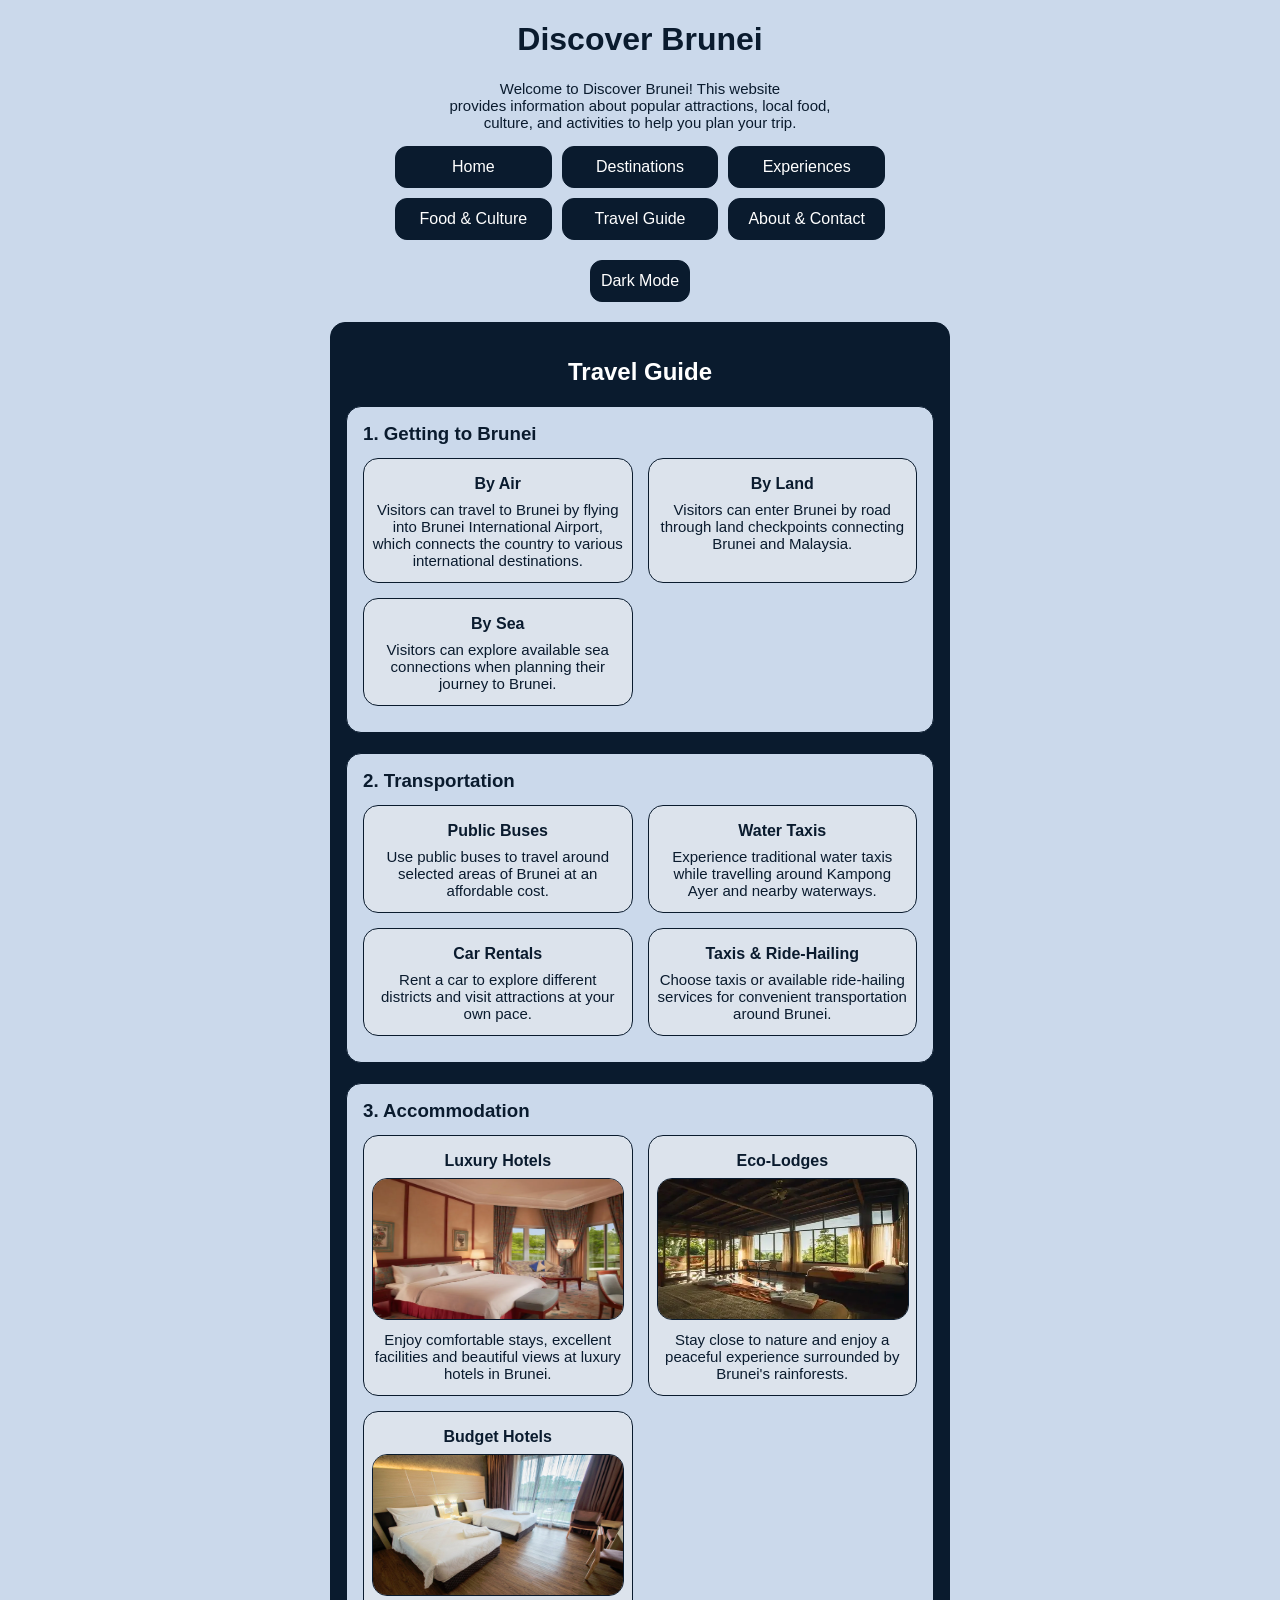
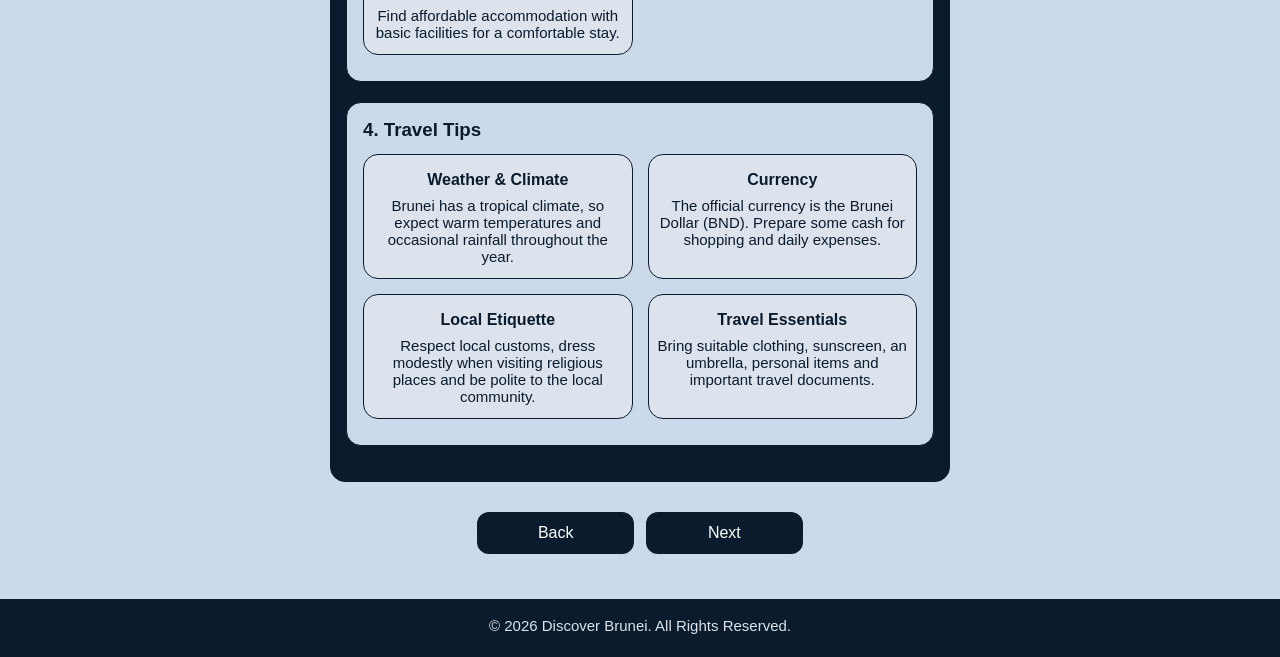
<file: travelguide.html>
<!DOCTYPE html>
<html lang="en">
<head>
    <meta charset="UTF-8">
    <meta name="viewport" content="width=device-width, initial-scale=1.0">
    <link rel="stylesheet" href="style.css">
    <title>Discover Brunei</title>
</head>
<body>
    <header class="site-header">
        <h1>Discover Brunei</h1>
        <p>Welcome to Discover Brunei! This website<br>
            provides information about popular attractions, local food,<br>
            culture, and activities to help you plan your trip.</p>
    </header>
    <nav class="navbar">
        <div class="navlinks">
        <a href="index.html">Home</a>
        <a href="destinations.html">Destinations</a>
        <a href="experiences.html">Experiences</a>
        <a href="food&culture.html">Food & Culture</a>
        <a href="travelguide.html">Travel Guide</a>
        <a href="about&contact.html">About & Contact</a>
        </div>
    </nav>

    <main>
        <section id="guide">
            <h2>Travel Guide</h2>
            <div class="cover">
                <h3>1. Getting to Brunei</h3>
                <div class="guide-container">
                    <div class="guide-box">
                        <h4>By Air</h4>
                        <p>Visitors can travel to Brunei by flying into Brunei International Airport, which connects the country to various international destinations.</p>
                    </div>
                
                    <div class="guide-box">
                        <h4>By Land</h4>
                        <p>Visitors can enter Brunei by road through land checkpoints connecting Brunei and Malaysia.</p>
                    </div>

                    <div class="guide-box">
                        <h4>By Sea</h4>
                        <p>Visitors can explore available sea connections when planning their journey to Brunei.</p>
                    </div>
                </div>
            </div>

            <div class="cover">
            <h3>2. Transportation</h3>
                <div class="guide-container">
                    <div class="guide-box">
                        <h4>Public Buses</h4>
                        <p>Use public buses to travel around selected areas of Brunei at an affordable cost.</p>
                    </div>
                
                    <div class="guide-box">
                        <h4>Water Taxis</h4>
                        <p>Experience traditional water taxis while travelling around Kampong Ayer and nearby waterways.</p>
                    </div>

                    <div class="guide-box">
                        <h4>Car Rentals</h4>
                        <p>Rent a car to explore different districts and visit attractions at your own pace.</p>
                    </div>

                    <div class="guide-box">
                        <h4>Taxis & Ride-Hailing</h4>
                        <p>Choose taxis or available ride-hailing services for convenient transportation around Brunei.</p>
                    </div>
                </div>
            </div>

            <div class="cover">
            <h3>3. Accommodation</h3>
                <div class="guide-container">
                    <div class="guide-box">
                        <h4>Luxury Hotels</h4>
                        <img src="Empire.webp" alt="Luxury Hotels" class="small">
                        <p>Enjoy comfortable stays, excellent facilities and beautiful views at luxury hotels in Brunei.</p>
                    </div>

                    <div class="guide-box">
                        <h4>Eco-Lodges</h4>
                        <img src="Eco1.webp" alt="Eco-Lodges" class="small">
                        <p>Stay close to nature and enjoy a peaceful experience surrounded by Brunei's rainforests.</p>
                    </div>

                    <div class="guide-box">
                        <h4>Budget Hotels</h4>
                        <img src="Budg.jpg" alt="Budget Hotels" class="small">
                        <p>Find affordable accommodation with basic facilities for a comfortable stay.</p>
                    </div>
                </div>
            </div>

            <div class="cover">
            <h3>4. Travel Tips</h3>
                <div class="guide-container">
                    <div class="guide-box">
                        <h4>Weather & Climate</h4>
                        <p>Brunei has a tropical climate, so expect warm temperatures and occasional rainfall throughout the year.</p>
                    </div>
                
                    <div class="guide-box">
                        <h4>Currency</h4>
                        <p>The official currency is the Brunei Dollar (BND). Prepare some cash for shopping and daily expenses.</p>
                    </div>

                    <div class="guide-box">
                        <h4>Local Etiquette</h4>
                        <p>Respect local customs, dress modestly when visiting religious places and be polite to the local community.</p>
                    </div>

                    <div class="guide-box">
                        <h4>Travel Essentials</h4>
                        <p>Bring suitable clothing, sunscreen, an umbrella, personal items and important travel documents.</p>
                    </div>
                </div>
            </div>
        </section>

        <div class="button-container">
            <a href="food&culture.html" class="back-btn">Back</a>
            <a href="about&contact.html" class="next-btn">Next</a>
        </div>
    </main>


    <footer>
        <p>&copy; 2026 Discover Brunei. All Rights Reserved.</p>
    </footer>

    <script src="script.js"></script>
</body>
</html>
</file>
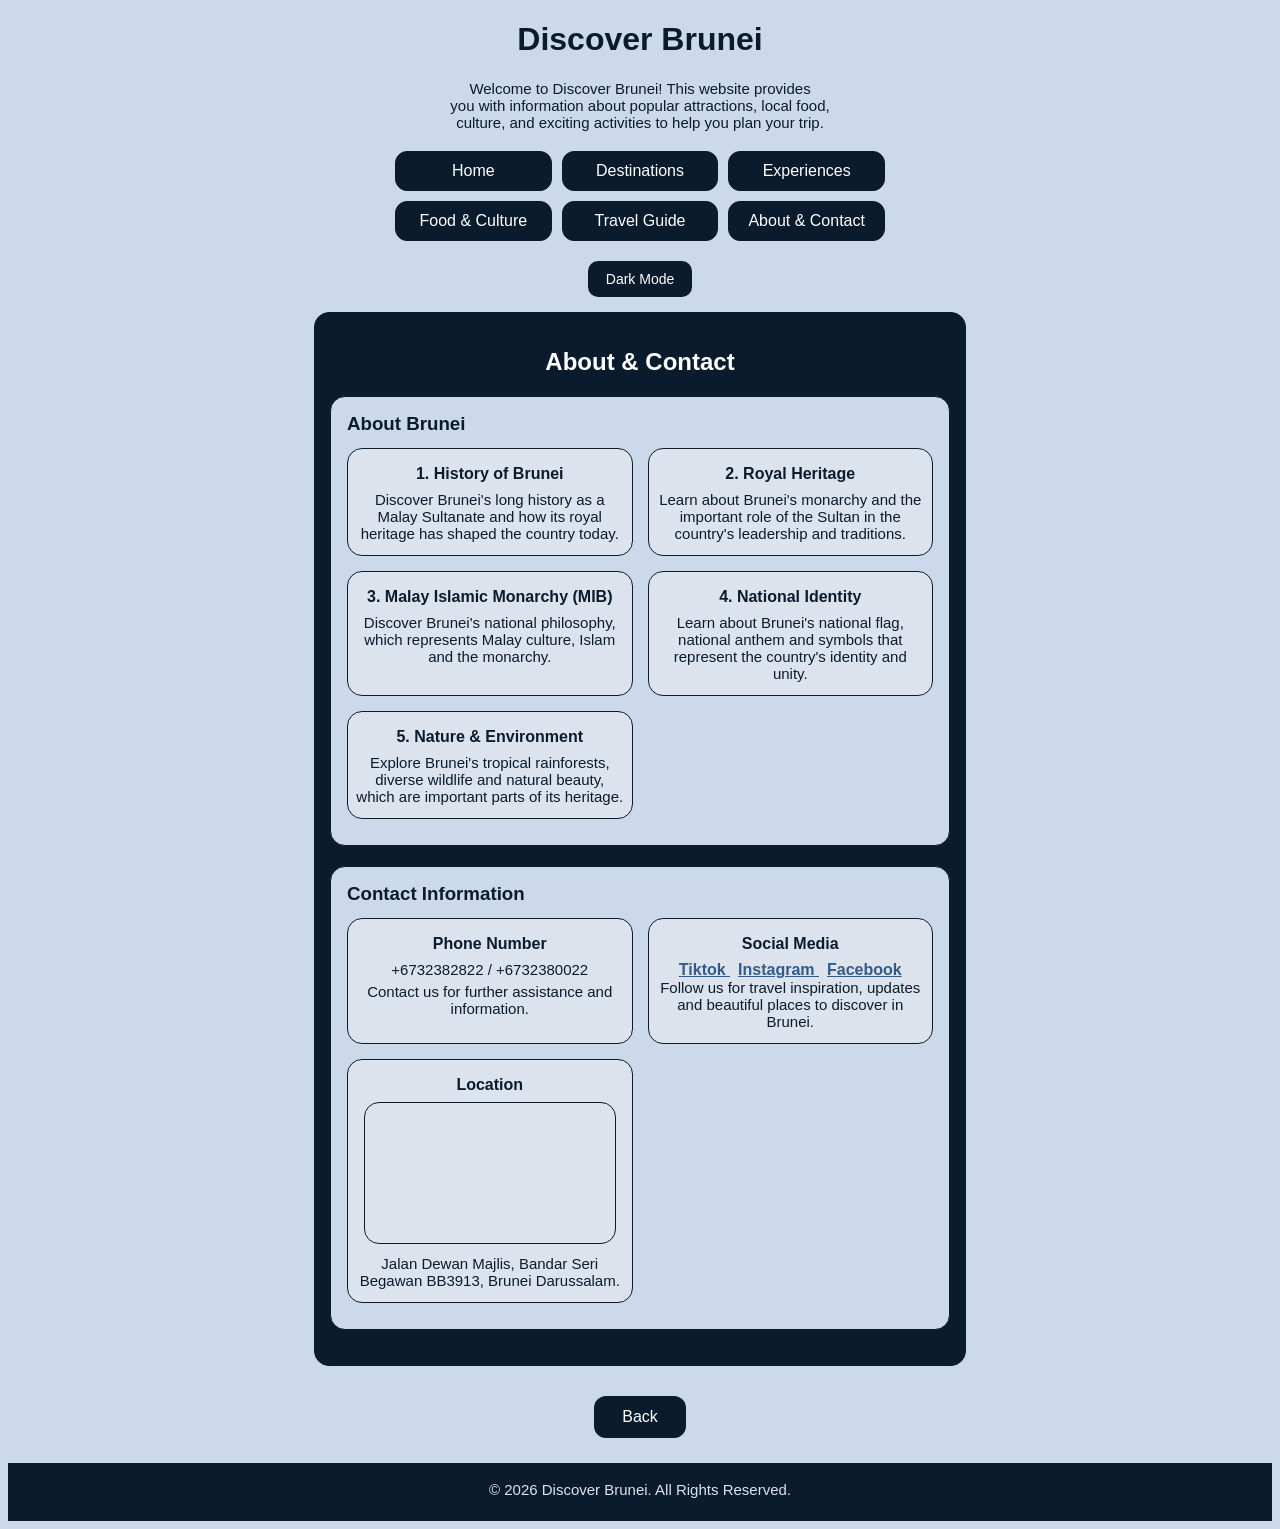
<file: Brunei Tourism/about&contact.html>
<!DOCTYPE html>
<html lang="en">
<head>
    <meta charset="UTF-8">
    <meta name="viewport" content="width=device-width, initial-scale=1.0">
    <link rel="stylesheet" href="style.css">
    <title>Discover Brunei</title>
</head>
<body>
    <header class="site-header">
        <h1>Discover Brunei</h1>
        <p>Welcome to Discover Brunei! This website provides<br>you with information about popular
        attractions, local food,<br>culture, and exciting activities to help you plan your trip.</p>
    </header>
    <nav class="navbar">
        <div class="navlinks">
        <a href="index.html">Home</a>
        <a href="destinations.html">Destinations</a>
        <a href="experiences.html">Experiences</a>
        <a href="food&culture.html">Food & Culture</a>
        <a href="travelguide.html">Travel Guide</a>
        <a href="about&contact.html">About & Contact</a>
        </div>
    </nav>
    <main>
        <section id="ac">
            <h2>About & Contact</h2>
            <div class="cover">
                <h3>About Brunei</h3>
                <div class="ac-container">
                    <div class="ac-box">
                        <h4>1. History of Brunei</h4>
                        <p>Discover Brunei's long history as a Malay Sultanate and
                            how its royal heritage has shaped the country today.</p>
                    </div>

                    <div class="ac-box">
                        <h4>2. Royal Heritage</h4>
                        <p>Learn about Brunei's monarchy and the important role of 
                            the Sultan in the country's leadership and traditions.</p>
                    </div>

                    <div class="ac-box">
                        <h4>3. Malay Islamic Monarchy (MIB)</h4>
                        <p>Discover Brunei's national philosophy, which represents Malay
                            culture, Islam and the monarchy.</p>
                    </div>

                    <div class="ac-box">
                        <h4>4. National Identity</h4>
                        <p>Learn about Brunei's national flag, national anthem and 
                            symbols that represent the country's identity and unity.</p>
                    </div>

                    <div class="ac-box">
                        <h4>5. Nature & Environment</h4>
                        <p>Explore Brunei's tropical rainforests, diverse wildlife and 
                            natural beauty, which are important parts of its heritage.</p>
                    </div>
                </div>
            </div>

            <div class="cover">
            <h3>Contact Information</h3>
                <div class="ac-container">
                    <div class="ac-box">
                        <h4>Phone Number</h4>
                        <p>+6732382822 / +6732380022</p>
                        <p>Contact us for further assistance and information.</p>
                    </div>

                    <div class="ac-box">
                        <h4>Social Media</h4>
                        <a href="https://www.tiktok.com/@bruneitourism?is_from_webapp=1&sender_device=pc">
                            Tiktok
                        </a>
                        <a href="https://www.instagram.com/info.bruneitourism?utm_source=ig_web_button_share_sheet&psln=ZDNlZDc0MzIxNw==" target="_blank">
                            Instagram
                        </a>
                        <a href="https://www.facebook.com/BruneiTourismOfficial/">
                            Facebook
                        </a>
                        <p>Follow us for travel inspiration, updates and beautiful places to discover in Brunei.</p>
                    </div>

                    <div class="ac-box">
                        <h4>Location</h4>
                        <iframe src="https://www.google.com/maps/embed?pb=!1m18!1m12!1m3!1d3975.1223662622187!2d114.
                        94158282398391!3d4.91918730000001!2m3!1f0!2f0!3f0!3m2!1i1024!2i768!4f13.1!3m3!1m2!1s0x3222f5
                        1ebf1fda1f%3A0x340a37b8029f929d!2sMinistry%20of%20Primary%20Resources%20%26%20Tourism!5e0!3m
                        2!1sen!2sbn!4v1793869012084!5m2!1sen!2sbn" 
                        width="600" height="450" allowfullscreen="" loading="lazy" referrerpolicy="strict-origin-when-cross-origin"></iframe>
                        <p>Jalan Dewan Majlis, Bandar Seri Begawan BB3913, Brunei Darussalam.</p>
                    </div>
                </div>
            </div>   
        </section>
    </main>

    <a href="travelguide.html" class="back-btn">Back</a>

                
    <footer>
        <p>&copy; 2026 Discover Brunei. All Rights Reserved.</p>
    </footer>

    <script src="script.js"></script>
</body>
</html>
</file>
<file: style.css>
html, body{
    min-height: 100%;
    margin: 0;
}

body{
    font-family: arial, sans-serif;
    text-align: center;
    background: #cbd9eb;
    color: #0a1b2e;
    min-height: 100vh;
    display: flex;
    flex-direction: column;
}

main{
    flex: 1 0 auto;
}

section{
    margin: 10px auto 20px;
    border-radius: 15px;
    padding: 15px;
    background: #0a1b2e;
    text-align: center;
    width: 620px;
    height: fit-content;
    box-sizing: border-box;
    border: 1px solid #0a1b2e;
    color: white;
}

.left{
    text-align: left;
}

.big{
    width: 560px;
    height: 290px;
}

.small{
    width: 250px;
    height: 140px;
}

.ac-box iframe, .dartbrunei{
    width: 100%;
    height: 200px;
    display: block;
    margin: 0 auto 7px;
    box-sizing: border-box;
}

.district-container, .place-container, .experience-container, .fc-container, .ac-container, .guide-container{
    display: grid;
    grid-template-columns: repeat(2, minmax(0, 1fr));
    gap: 15px;
    margin: 0 auto 10px;
    padding: 8px;
    box-sizing: border-box;
}

.ac-container a{
    color: #315b8a;
    font-weight: bold;
    text-decoration: underline;
    margin: 0 4px;
}

.ac-container a:hover{
    color: #0a1b2e;
}

.cover, .cover1{
    border: 1px solid #0a1b2e;
    padding: 8px;
    border-radius: 15px;
    margin: 0 auto 20px;
    background: #cbd9eb;
    color: #0a1b2e;
}

.fc-box, .experience-box, .place-box, .ac-box, .ac-box1, .guide-box{
    border: 1px solid #0a1b2e;
    padding: 8px;
    border-radius: 15px;
    color: #0a1b2e;
    background: #dce3ec;
}

.district-box{
    border: 1px solid #0a1b2e;
    margin: 0;
    padding: 8px;
    border-radius: 15px;
    color: #0a1b2e;
    background: #dce3ec;
}

.sens{
    border-radius: 15px;
    padding: 8px;
    border: 1px solid #0a1b2e;
    height: fit-content;
    background: #cbd9eb;
    color: #0a1b2e;
}

/* NAVIGATION */

.navbar{
    margin: 10px auto;
    width: 490px;
}

.navlinks{
    display: grid;
    grid-template-columns: repeat(3, 1fr);
    gap: 10px;
}

.navlinks a{
    display: flex;
    align-items: center;
    justify-content: center;
    text-decoration: none;
    border: 1px solid #0a1b2e;
    border-radius: 12px;
    padding: 10px;
    height: 42px;
    box-sizing: border-box;
    text-align: center;
    background: #0a1b2e;
    color: white;
}

.navlinks a:hover{
    background: #294766;
}

/* HEADINGS AND TEXT */

h5{
    font-size: 16px;
    font-family: arial;
}

h3{
    font-family: 'Gill Sans', 'Gill Sans MT', Calibri, 'Trebuchet MS', sans-serif;
    padding-left: 8px;
}

h3, h5{
    text-align: left;
    margin: 0 auto 5px;
    margin-top: 8px;
}

h4{
    text-align: center;
    margin: 8px;
}

p{
    margin: 0 auto 5px;
    font-size: 15px;
}

/* NEXT AND BACK BUTTONS */

.next-btn, .back-btn{
    display: inline-flex;
    align-items: center;
    justify-content: center;
    background: #0a1b2e;
    color: white;
    width: calc((490px - 20px) / 3);
    height: 42px;
    box-sizing: border-box;
    padding: 10px;
    border-radius: 12px;
    text-decoration: none;
    text-align: center;
    margin: 10px 0 15px;
}

.back-btn{
    align-self: center;
}

.next-btn:hover, .back-btn:hover{
    background: #294766;
}

/* DARK AND LIGHT MODE BUTTON */

.theme-btn{
    display: inline-block;
    align-self: center;
    width: fit-content;
    height: 42px;
    box-sizing: border-box;
    background: #0a1b2e;
    color: white;
    border: 1px solid #0a1b2e;
    padding: 10px;
    border-radius: 12px;
    cursor: pointer;
    margin: 10px auto;
    font-size: 16px;
}

/* IMAGES */

img, iframe{
    border: 1px solid #0a1b2e;
    border-radius: 15px;
    margin: 0 auto 7px;
}

footer{
    box-sizing: border-box;
    width: 100%;
    padding: 18px;
    margin: 0;
    color: #dce3ec;
    background: #0a1b2e;
}

/* BUTTON CONTAINER */

.button-container{
    display: flex;
    justify-content: center;
    gap: 12px;
    margin: 10px auto 30px;
}

/* DARK MODE COLOURS */

body.dark-mode{
    background: #0b1926;
    color: #eaf2f8;
}

body.dark-mode section{
    background: #172d40;
    color: white;
    border-color: #49677f;
}

body.dark-mode .cover,
body.dark-mode .cover1,
body.dark-mode .sens{
    background: #23445c;
    color: white;
    border-color: #49677f;
}

body.dark-mode .fc-box,
body.dark-mode .experience-box,
body.dark-mode .place-box,
body.dark-mode .ac-box,
body.dark-mode .ac-box1,
body.dark-mode .guide-box,
body.dark-mode .district-box{
    background: #315873;
    color: white;
    border-color: #58758C;
}

body.dark-mode .navlinks a{
    background: #23445c;
    color: white;
    border-color: #49677f;
}

body.dark-mode .navlinks a:hover{
    background: #315873;
}

body.dark-mode .ac-container a{
    color: #b8d5ea;
}

body.dark-mode .ac-container a:hover{
    color: white;
}

body.dark-mode img,
body.dark-mode iframe{
    border-color: #58758c;
}

body.dark-mode footer{
    background: #23445c;
    color: #eaf2f8;
}

/* DARK MODE BUTTONS */

body.dark-mode .theme-btn{
    background: #23445c;
    color: white;
    border: 1px solid #49677f;
}

body.dark-mode .next-btn,
body.dark-mode .back-btn{
    background: #315873;
    color: white;
}

body.dark-mode .next-btn:hover,
body.dark-mode .back-btn:hover{
    background: #496f8a;
}

/* 2. IMAGE ENLARGEMENT / ZOOM */

main img{
    cursor: pointer;
    transition: transform 0.3s ease;
}

main img:hover{
    transform: scale(1.03);
}

.image-box{
    display: none;
    position: fixed;
    z-index: 1000;
    top: 0;
    left: 0;
    width: 100%;
    height: 100%;
    background: rgba(0, 0, 0, 0.85);
    justify-content: center;
    align-items: center;
}

.image-box.show{
    display: flex;
}

/* IMAGE WRAPPER AND CLOSE BUTTON */
.image-wrapper{
    position: relative;
    display: inline-block;
    width: 90%;
    max-width: 90%;
    max-height: 90vh;
}

.enlarged-image{
    display: block;
    width: 100%;
    max-width: 100%;
    max-height: 85vh;
    height: auto;
    object-fit: contain;
    margin: 0;
}

.close-btn{
    position: absolute;
    top: 8px;
    right: 8px;
    background: #cbd9eb;
    color: #0a1b2e;
    border: none;
    border-radius: 50%;
    font-size: 25px;
    width: 40px;
    height: 40px;
    cursor: pointer;
    z-index: 1001;
}

/* 3. BACK-TO-TOP BUTTON */

.top-btn{
    display: none;
    position: fixed;
    bottom: 25px;
    right: 25px;
    background: #0a1b2e;
    color: white;
    border: none;
    border-radius: 10px;
    width: 55px;
    height: 85px;
    box-sizing: border-box;
    padding: 5px 15px;
    font-size: 22px;
    font-family: Arial, sans-serif;
    cursor: pointer;
    z-index: 999;
}

.top-btn.show{
    display: block;
}

.top-btn:hover{
    background: #294766;
}

body.dark-mode .top-btn{
    background: #cbd9eb;
    color: #0a1b2e;
}

body.dark-mode .top-btn:hover{
    background: #dce3ec;
}

/* MOBILE VIEW */

@media screen and (max-width: 600px){
    body{
        width: 100%;
        min-width: 700px;
    }

    section{
        width: 620px;
    }

    .navbar{
        width: 490px;
    }

    .navlinks{
        grid-template-columns: repeat(3, 1fr);
        gap: 10px;
    }

    .navlinks a{
        height: 50px;
        font-size: 17px;
        padding: 14px 8px;
    }

    .theme-btn{
        width: 560px;
        height: 50px;
        box-sizing: border-box;
        padding: 12px;
        font-size: 16px;
    }

    .next-btn, .back-btn{
        height: 55px;
        width: calc((490px - 20px) / 3);
    }

    /* BACK-TO-TOP BUTTON - MOBILE */

    .top-btn{
        font-size: 32px;
        width: 90px;
        height: 105px;
        box-sizing: border-box;
        padding: 5px 15px;
        right: 15px;
        bottom: 15px;
    }

    footer{
        box-sizing: border-box;
        width: 100%;
        padding: 25px 15px;
        margin: 0;
        font-size: 15px;
    }

    h3{
        font-family: Arial;
    }

    p{
        font-size: 14px;
    }
}

@media (hover: hover) and (pointer: fine){
    .theme-btn:hover{
        background: #294766;
    }

    body.dark-mode .theme-btn:hover{
        background: #315873;
    }
}
</file>
<file: Brunei Tourism/style.css>
body{
    font-family: arial, sans-serif;
    text-align: center;
    background: #cbd9eb;
    color: #0a1b2e;
}

section{
    margin: 0 auto 20px;
    border-radius: 15px;
    padding: 15px;
    background: #0a1b2e; 
    text-align: center;
    width: 620px;
    height: fit-content;
    border: 1px solid #0a1b2e;
    color: white;
}

.left{
    text-align: left;
}

.big{
    width: 560px;
    height: 290px;
}

.small, iframe{
    width: 250px;
    height: 140px;
}

.district-container, .place-container, .experience-container, .fc-container, .ac-container, .guide-container{
    display: grid;
    grid-template-columns: repeat(2, 1fr);
    gap: 15px;
    margin: 0 auto 10px;
    padding: 8px;
    
}

.ac-container a{
    color: #315b8a;
    font-weight: bold;
    text-decoration: underline;
    margin: 0 4px;
}

.ac-container a:hover{
    color: #0a1b2e;
}

.cover, .cover1{
    border: 1px solid #0a1b2e;
    padding: 8px;
    border-radius: 15px;
    margin: 0 auto 20px;
    background: #cbd9eb;
    color: #0a1b2e;
}

.fc-box, .experience-box, .place-box, .ac-box, .ac-box1, .guide-box{
    border: 1px solid #0a1b2e;
    padding: 8px;
    border-radius: 15px;
    color: #0a1b2e;
    background: #dce3ec;
}

.district-box{
    border: 1px solid #0a1b2e;
    margin: 0;
    padding: 8px;
    border-radius: 15px;
    color: #0a1b2e;
    background: #dce3ec;
}

.sens{
    border-radius: 15px;
    padding: 8px;
    border: 1px solid #0a1b2e;
    height: fit-content;
    background: #cbd9eb;
    color: #0a1b2e;

}

.navbar{
    margin: 20px auto;
    width: 490px;
}

.navlinks{
    display: grid;
    grid-template-columns: repeat(3, 1fr);
    gap: 10px;
}

.navlinks a{
    text-decoration: none;
    border: 1px solid #0a1b2e;
    border-radius: 12px;
    padding: 10px;
    text-align: center;
    background: #0a1b2e;
    color: white;
}

.navlinks a:hover{
    background: #294766;
}

h5{
    font-size: 16px;
    font-family: arial;
}

h3{
    font-family:'Gill Sans', 'Gill Sans MT', Calibri, 'Trebuchet MS', sans-serif;
    padding-left: 8px;
}

h3, h5{
    text-align: left;
    margin: 0 auto 5px;
    margin-top: 8px;
}

h4{
    text-align: center;
    margin: 8px;
}

p{
    margin: 0 auto 5px;
    font-size: 15px;
}

.next-btn, .back-btn{
    display: inline-block;
    background: #0a1b2e;
    color: white;
    padding: 12px 28px;
    border-radius: 12px;
    text-decoration: none;
    margin: 10px 0;
    margin-bottom: 25px;
}

.next-btn:hover, .back-btn:hover{
    background: #294766;
}

img, iframe{
    border: 1px solid #0a1b2e;
    border-radius: 15px;
    margin: 0 auto 7px;
}

footer{
    padding: 18px;
    color: #dce3ec;
    background: #0a1b2e;
}

.button-container{
    display: flex;
    justify-content: center;
    gap: 12px;
}

.theme-btn{
    background: #0a1b2e;
    color: white;
    border: none;
    padding: 10px 18px;
    border-radius: 10px;
    cursor: pointer;
    margin-bottom: 15px;
    font-size: 14px;

}

.theme-btn:hover{
    background: #294766;
}

/* DARK MODE COLOURS */

body.dark-mode{
    background: #0b1926;
    color: #eaf2f8;
}

body.dark-mode section{
    background: #172d40;
    color: white;
    border-color: #49677f;
}

body.dark-mode .cover,
body.dark-mode .cover1,
body.dark-mode .sens{
    background: #23445c;
    color: white;
    border-color: #49677f;
}

body.dark-mode .fc-box,
body.dark-mode .experience-box,
body.dark-mode .place-box,
body.dark-mode .ac-box,
body.dark-mode .ac-box1,
body.dark-mode .guide-box,
body.dark-mode .district-box{
    background: #315873;
    color: white;
    border-color: #58758C;
}

body.dark-mode .navlinks a{
    background: #23445c;
    color: white;
    border-color: #49677f;
}

body.dark-mode .navlinks a:hover{
    background: #315873;
}

body.dark-mode .ac-container a{
    color: #b8d5ea;
}

body.dark-mode .ac-container a:hover{
    color: white;
}

body.dark-mode img,
body.dark-mode iframe{
    border-color: #58758c;
}

body.dark-mode footer{
    background: #07121c;
    color: #eaf2f8;
}

/* DARK MODE BUTTONS */

body.dark-mode .theme-btn,
body.dark-mode .next-btn,
body.dark-mode .back-btn{
    background: #315873;
    color: white;
}

body.dark-mode .theme-btn:hover,
body.dark-mode .next-btn:hover,
body.dark-mode .back-btn:hover{
    background: #496f8a;
}

/* 2. IMAGE ENLARGEMENT / ZOOM */

main img{
    cursor: pointer;
    transition: transform 0.3s ease;
}

main img:hover{
    transform: scale(1.03);
}

.image-box{
    display: none;
    position: fixed;
    z-index: 1000;
    top: 0;
    left: 0;
    width: 100%;
    height: 100%;
    background: rgba(0, 0, 0, 0.85);
    justify-content: center;
    align-items: center;
}

.image-box.show{
    display: flex;
}

.enlarged-image{
    max-width: 90%;
    max-height: 85%;
    object-fit: contain;
    border-radius: 10px;
}

.close-btn{
    position: absolute;
    top: 20px;
    right: 30px;
    background: #cbd9eb;
    color: #0a1b2e;
    border: none;
    border-radius: 50%;
    font-size: 30px;
    width: 40px;
    height: 40px;
    cursor: pointer;
}

/* 3. BACK-TO-TOP BUTTON */

.top-btn{
    display: none;
    position: fixed;
    bottom: 25px;
    right: 25px;
    background: #0a1b2e;
    color: white;
    border: none;
    border-radius: 10px;
    padding: 12px 18px;
    font-size: 22px;
    font-family: Arial, sans-serif;
    cursor: pointer;
    z-index: 999;
}

.top-btn.show{
    display: block;
}

.top-btn:hover{
    background: #294766;
}

body.dark-mode .top-btn{
    background: #cbd9eb;
    color: #0a1b2e;
}

body.dark-mode .top-btn:hover{
    background: #dce3ec;
}
</file>
